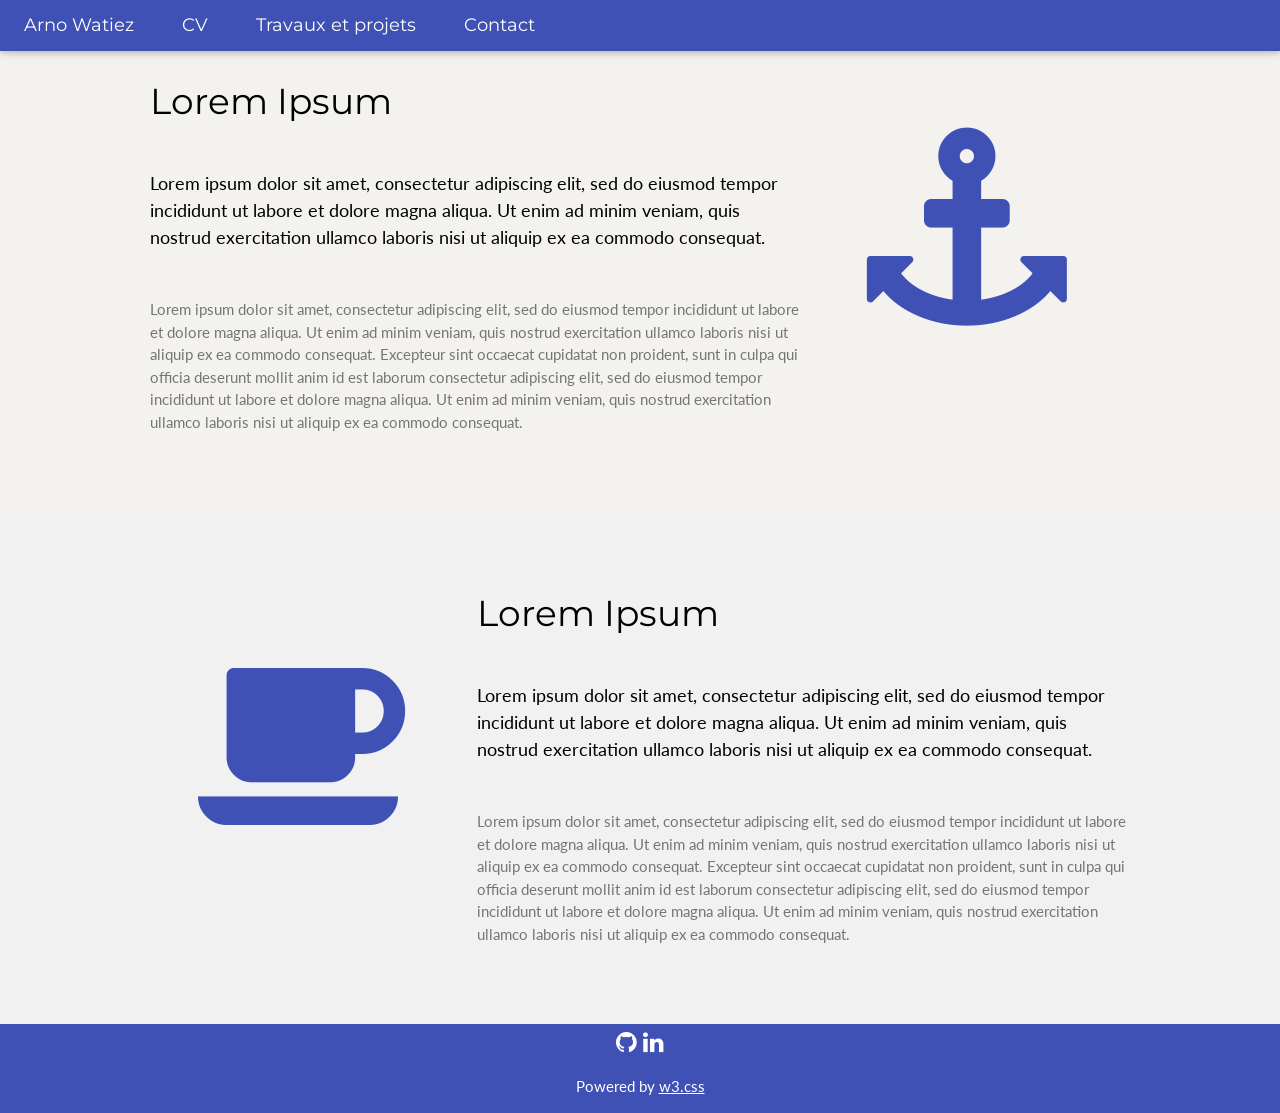
<file: index.html>
<!DOCTYPE html>
<html lang="en">
<title>Arno WATIEZ</title>
<meta charset="UTF-8">
<meta name="viewport" content="width=device-width, initial-scale=1">
<link rel="stylesheet" href="/css/global.css">
<link rel="stylesheet" href="https://www.w3schools.com/w3css/4/w3.css">
<link rel="stylesheet" href="https://fonts.googleapis.com/css?family=Lato">
<link rel="stylesheet" href="https://fonts.googleapis.com/css?family=Montserrat">
<link rel="stylesheet" href="https://cdnjs.cloudflare.com/ajax/libs/font-awesome/4.7.0/css/font-awesome.min.css">
<style>
body,h1,h2,h3,h4,h5,h6 {font-family: "Lato", sans-serif}
.w3-bar,h1,button {font-family: "Montserrat", sans-serif}
.fa-anchor,.fa-coffee {font-size:200px}
</style>
<body>

<!-- Navbar -->
<div class="w3-top">
  <div class="w3-bar w3-indigo w3-card w3-left-align w3-large">
    <a class="w3-bar-item w3-button w3-hide-medium w3-hide-large w3-right w3-padding-large w3-hover-white w3-large w3-indigo" href="javascript:void(0);" onclick="myFunction()" title="Toggle Navigation Menu"><i class="fa fa-bars"></i></a>
    <a href="/" class="w3-bar-item w3-button w3-hide-small w3-padding-large w3-hover-white">Arno Watiez</a>
    <a href="/cv" class="w3-bar-item w3-button w3-hide-small w3-padding-large w3-hover-white">CV</a>
    <a href="/projets" class="w3-bar-item w3-button w3-padding-large w3-hover-white">Travaux et projets</a>
    <a href="/contact" class="w3-bar-item w3-button w3-hide-small w3-padding-large w3-hover-white">Contact</a>
  </div>

  <!-- Navbar on small screens -->
  <div id="navDemo" class="w3-bar-block w3-white w3-hide w3-hide-large w3-hide-medium w3-large">
    <a href="/cv" class="w3-bar-item w3-button w3-padding-large">CV</a>
    <a href="/projets" class="w3-bar-item w3-button w3-padding-large">Travaux et projets</a>
    <a href="/contact" class="w3-bar-item w3-button w3-padding-large">Contact</a>
  </div>
</div>

<!-- First Grid -->
<div class="w3-row-padding w3-padding-64 w3-container">
  <div class="w3-content">
    <div class="w3-twothird">
      <h1>Lorem Ipsum</h1>
      <h5 class="w3-padding-32">Lorem ipsum dolor sit amet, consectetur adipiscing elit, sed do eiusmod tempor incididunt ut labore et dolore magna aliqua. Ut enim ad minim veniam, quis nostrud exercitation ullamco laboris nisi ut aliquip ex ea commodo consequat.</h5>

      <p class="w3-text-grey">Lorem ipsum dolor sit amet, consectetur adipiscing elit, sed do eiusmod tempor incididunt ut labore et dolore magna aliqua. Ut enim ad minim veniam, quis nostrud exercitation ullamco laboris nisi ut aliquip ex ea commodo consequat. Excepteur sint
        occaecat cupidatat non proident, sunt in culpa qui officia deserunt mollit anim id est laborum consectetur adipiscing elit, sed do eiusmod tempor incididunt ut labore et dolore magna aliqua. Ut enim ad minim veniam, quis nostrud exercitation ullamco
        laboris nisi ut aliquip ex ea commodo consequat.</p>
    </div>

    <div class="w3-third w3-center">
      <i class="fa fa-anchor w3-padding-64 w3-text-indigo"></i>
    </div>
  </div>
</div>

<!-- Second Grid -->
<div class="w3-row-padding w3-light-grey w3-padding-64 w3-container">
  <div class="w3-content">
    <div class="w3-third w3-center">
      <i class="fa fa-coffee w3-padding-64 w3-text-indigo w3-margin-right"></i>
    </div>

    <div class="w3-twothird">
      <h1>Lorem Ipsum</h1>
      <h5 class="w3-padding-32">Lorem ipsum dolor sit amet, consectetur adipiscing elit, sed do eiusmod tempor incididunt ut labore et dolore magna aliqua. Ut enim ad minim veniam, quis nostrud exercitation ullamco laboris nisi ut aliquip ex ea commodo consequat.</h5>

      <p class="w3-text-grey">Lorem ipsum dolor sit amet, consectetur adipiscing elit, sed do eiusmod tempor incididunt ut labore et dolore magna aliqua. Ut enim ad minim veniam, quis nostrud exercitation ullamco laboris nisi ut aliquip ex ea commodo consequat. Excepteur sint
        occaecat cupidatat non proident, sunt in culpa qui officia deserunt mollit anim id est laborum consectetur adipiscing elit, sed do eiusmod tempor incididunt ut labore et dolore magna aliqua. Ut enim ad minim veniam, quis nostrud exercitation ullamco
        laboris nisi ut aliquip ex ea commodo consequat.</p>
    </div>
  </div>
</div>

<!-- Footer -->
<footer class="w3-container w3-padding-2 w3-center w3-indigo">  
  <div class="w3-xlarge w3-padding-4">
    <a href="https://github.com/awatiez"><i class="fa fa-github w3-hover-opacity"></i></a>
    <a href="https://www.linkedin.com/in/arno-watiez-b4614b12b/"><i class="fa fa-linkedin w3-hover-opacity"></i></a>
 </div>
 <p>Powered by <a href="https://www.w3schools.com/w3css/default.asp" target="_blank">w3.css</a></p>
</footer>

<script>
// Used to toggle the menu on small screens when clicking on the menu button
function myFunction() {
  var x = document.getElementById("navDemo");
  if (x.className.indexOf("w3-show") == -1) {
    x.className += " w3-show";
  } else { 
    x.className = x.className.replace(" w3-show", "");
  }
}
</script>

</body>
</html>
</file>
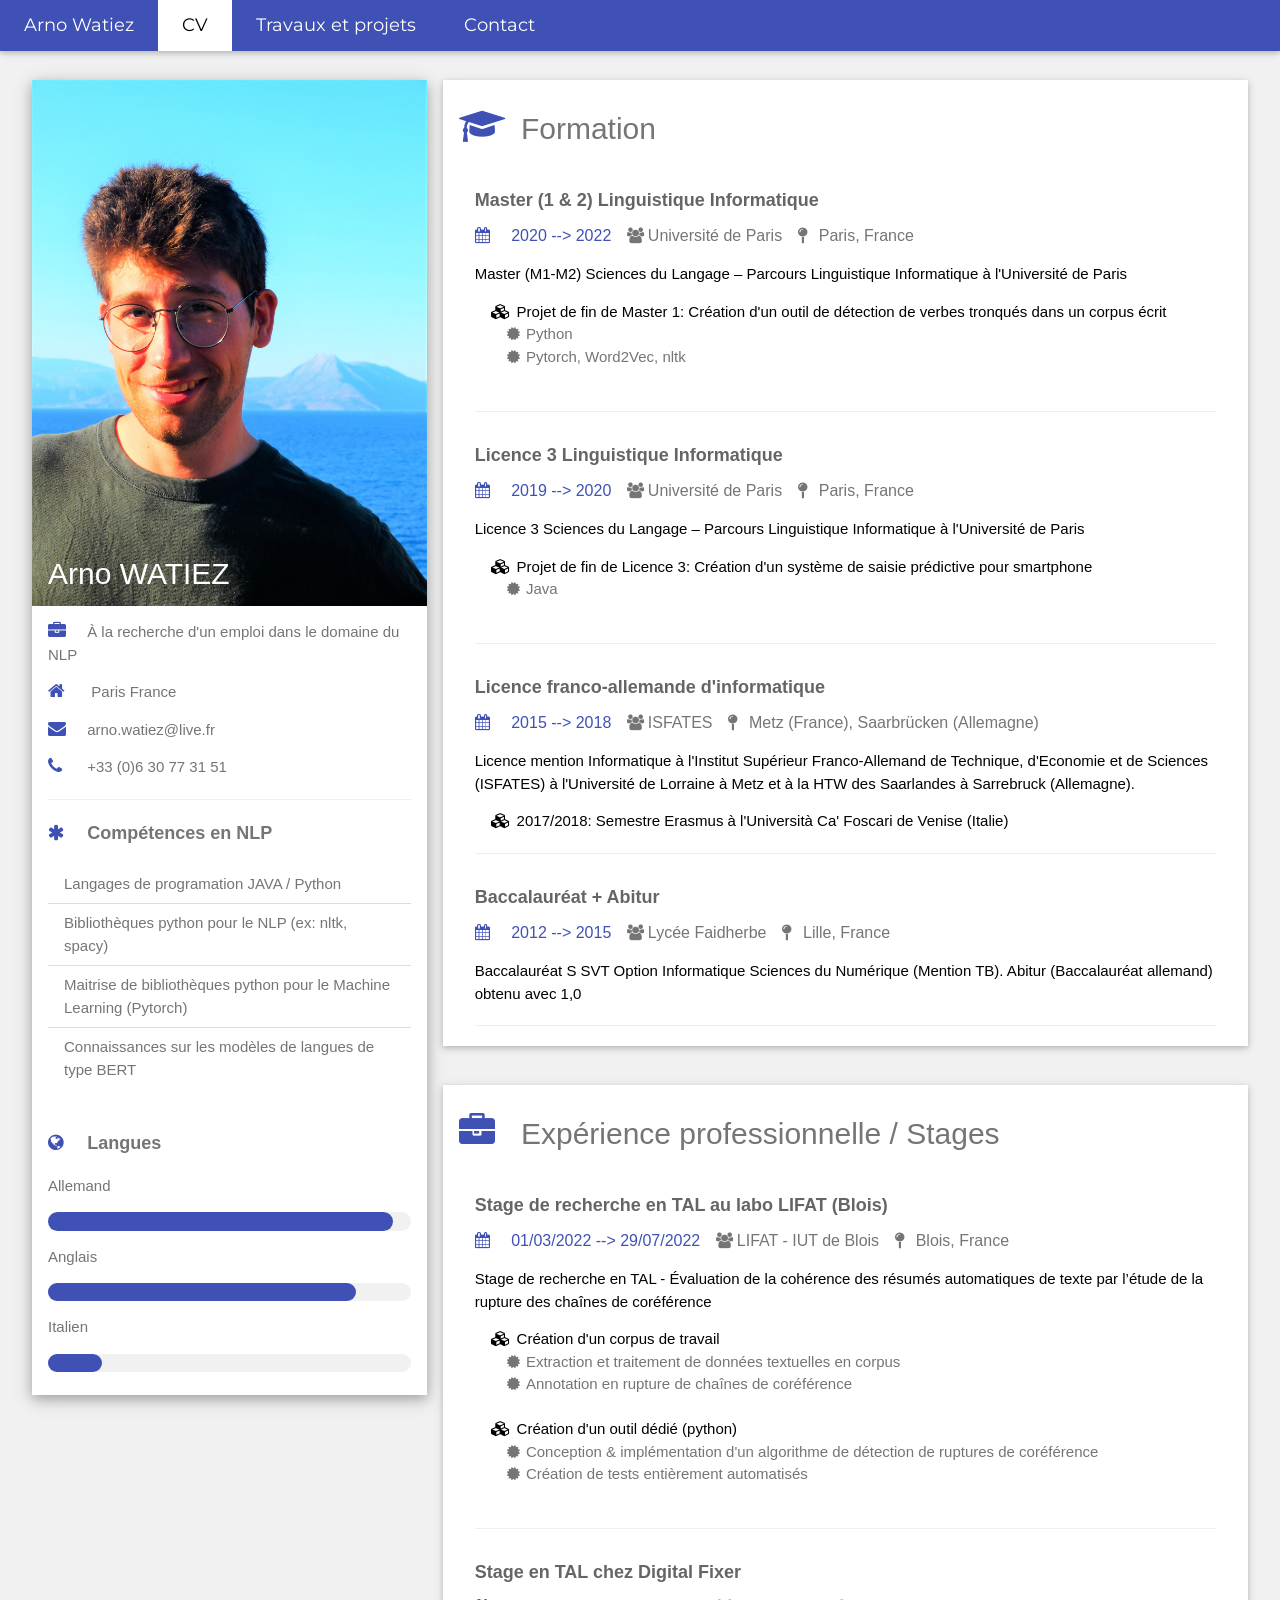
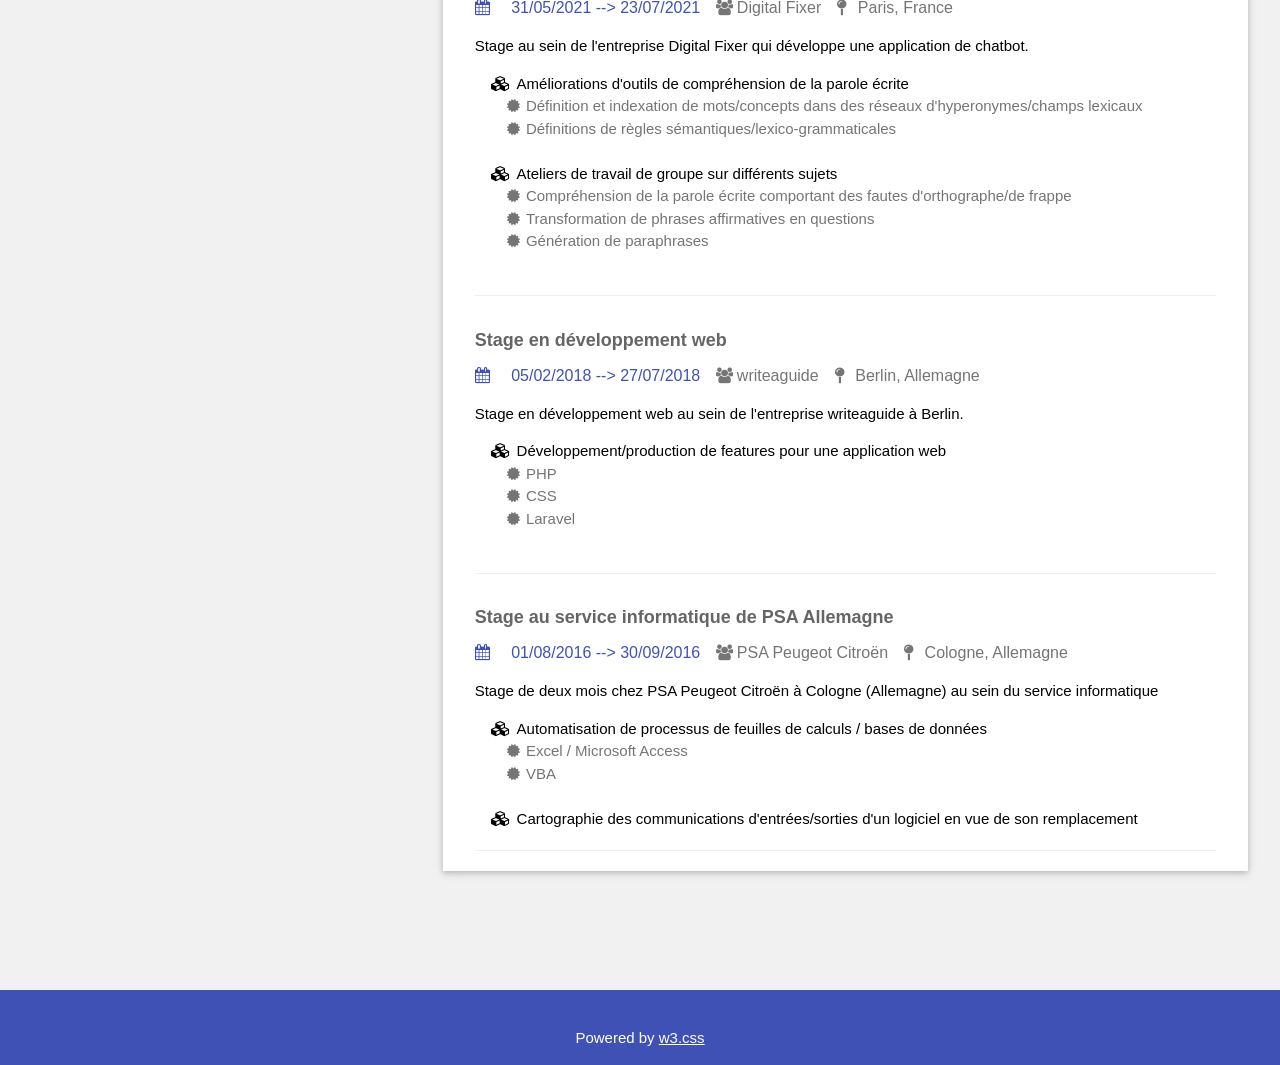
<file: cv/index.html>
<!DOCTYPE html>
<html xmlns="http://www.w3.org/1999/xhtml" xmlns:xlink="http://www.w3.org/1999/xlink"><head><title>Arno WATIEZ | CV</title><meta charset="UTF-8"/><meta name="viewport" content="width=device-width, initial-scale=1"/><link rel="stylesheet" href="https://www.w3schools.com/w3css/4/w3.css"/><link rel="stylesheet" href="https://fonts.googleapis.com/css?family=Lato"/><link rel="stylesheet" href="https://fonts.googleapis.com/css?family=Montserrat"/><link rel="stylesheet" href="https://cdnjs.cloudflare.com/ajax/libs/font-awesome/4.7.0/css/font-awesome.min.css"/><style>
				html,body,h1,h2,h3,h4,h5,h6 {font-family: "Roboto", sans-serif}
				.w3-bar,h1,button {font-family: "Montserrat", sans-serif}
				.fa-anchor,.fa-coffee {font-size:200px}
				</style></head><body class="w3-light-grey"><div class="w3-top"><div class="w3-bar w3-indigo w3-card w3-left-align w3-large"><a class="w3-bar-item w3-button w3-hide-medium w3-hide-large w3-right w3-padding-large w3-hover-white w3-large w3-indigo" href="javascript:void(0);" onclick="myFunction()" title="Toggle Navigation Menu"><i class="fa fa-bars"></i></a><a href="/" class="w3-bar-item w3-button w3-hide-small w3-padding-large w3-hover-white">Arno Watiez</a><a href="/cv" class="w3-bar-item w3-button w3-padding-large w3-white">CV</a><a href="/projets" class="w3-bar-item w3-button w3-hide-small w3-padding-large w3-hover-white">Travaux et projets</a><a href="/contact" class="w3-bar-item w3-button w3-hide-small w3-padding-large w3-hover-white">Contact</a></div><div id="navDemo" class="w3-bar-block w3-white w3-hide w3-hide-large w3-hide-medium w3-large"><a href="/" class="w3-bar-item w3-button w3-padding-large">Arno Watiez</a><a href="/projets" class="w3-bar-item w3-button w3-padding-large">Travaux et projets</a><a href="/contact" class="w3-bar-item w3-button w3-padding-large">Contact</a></div></div><div class="w3-row-padding w3-padding-64 w3-container"><div class="w3-content w3-margin-top" style="max-width:1400px;"><div class="w3-row-padding"><div class="w3-third"><div class="w3-white w3-text-grey w3-card-4"><div class="w3-display-container"><img src="../img/arno_cv.JPG" style="width:100%" alt="Avatar"/><div class="w3-display-bottomleft w3-container w3-text-white"><h2>Arno WATIEZ</h2></div></div><div class="w3-container"><p><i class="fa fa-briefcase fa-fw w3-margin-right w3-large w3-text-indigo"><span style="visibility:hidden">invisible</span></i>À la recherche d'un emploi dans le domaine du NLP</p><p><i class="fa fa-home fa-fw w3-margin-right w3-large w3-text-indigo"><span style="visibility:hidden">invisible</span></i>
            
			
            Paris
            France
        </p><p><i class="fa fa-envelope fa-fw w3-margin-right w3-large w3-text-indigo"><span style="visibility:hidden">invisible</span></i>arno.watiez@live.fr</p><p><i class="fa fa-phone fa-fw w3-margin-right w3-large w3-text-indigo"><span style="visibility:hidden">invisible</span></i>+33 (0)6 30 77 31 51</p><hr/><p class="w3-large"><b><i class="fa fa-asterisk fa-fw w3-margin-right w3-text-indigo"><span style="visibility:hidden">invisible</span></i>Compétences en NLP</b></p><ul class="w3-ul"><li>Langages de programation JAVA / Python</li><li>Bibliothèques python pour le NLP (ex: nltk, spacy)</li><li>Maitrise de bibliothèques python pour le Machine Learning (Pytorch)</li><li>Connaissances sur les modèles de langues de type BERT</li></ul><br/><p class="w3-large"><b><i class="fa fa-globe fa-fw w3-margin-right w3-text-indigo"><span style="visibility:hidden">invisible</span></i>Langues</b></p><p>Allemand</p><div class="w3-light-grey w3-round-xlarge w3-small"><div class="w3-container w3-center w3-round-xlarge w3-indigo" style="width:95%"><span style="visibility:hidden">invisible</span></div></div><p>Anglais</p><div class="w3-light-grey w3-round-xlarge w3-small"><div class="w3-container w3-center w3-round-xlarge w3-indigo" style="width:85%"><span style="visibility:hidden">invisible</span></div></div><p>Italien</p><div class="w3-light-grey w3-round-xlarge w3-small"><div class="w3-container w3-center w3-round-xlarge w3-indigo" style="width:15%"><span style="visibility:hidden">invisible</span></div></div><br/></div></div><br/></div><div class="w3-twothird"><div class="w3-container w3-card w3-white w3-margin-bottom"><h2 class="w3-text-grey w3-padding-16"><i class="fa fa-graduation-cap fa-fw w3-margin-right w3-xxlarge w3-text-indigo"><span style="visibility:hidden">invisible</span></i>Formation</h2><div class="w3-container"><h5 class="w3-opacity"><b>Master (1 &amp; 2) Linguistique Informatique</b></h5><h6><span class="w3-text-indigo"><i class="fa fa-calendar fa-fw w3-margin-right"><span style="visibility:hidden">invisible</span></i>2020<span> --&gt; </span>2022</span><span class="w3-text-grey"><i class="fa fa-users fa-fw w3-margin-left"><span style="visibility:hidden">invisible</span></i>Université de Paris</span><span class="w3-text-grey"><i class="fa fa-map-pin fa-fw w3-margin-left"><span style="visibility:hidden">invisible</span></i>Paris, France</span></h6><p>
					Master (M1-M2) Sciences du Langage – Parcours Linguistique Informatique à l'Université de Paris
				</p><i class="fa fa-cubes fa-fw w3-margin-left"><span style="visibility:hidden">invisible</span></i><span style="visibility:hidden">ii</span>Projet de fin de Master 1: Création d'un outil de détection de verbes tronqués dans un corpus écrit<div class="w3-text-grey w3-margin-left"><i class="fa fa-certificate fa-fw w3-margin-left"><span style="visibility:hidden">invisible</span></i>Python</div><div class="w3-text-grey w3-margin-left"><i class="fa fa-certificate fa-fw w3-margin-left"><span style="visibility:hidden">invisible</span></i>Pytorch, Word2Vec, nltk</div><br/><hr/></div><div class="w3-container"><h5 class="w3-opacity"><b>Licence 3 Linguistique Informatique</b></h5><h6><span class="w3-text-indigo"><i class="fa fa-calendar fa-fw w3-margin-right"><span style="visibility:hidden">invisible</span></i>2019<span> --&gt; </span>2020</span><span class="w3-text-grey"><i class="fa fa-users fa-fw w3-margin-left"><span style="visibility:hidden">invisible</span></i>Université de Paris</span><span class="w3-text-grey"><i class="fa fa-map-pin fa-fw w3-margin-left"><span style="visibility:hidden">invisible</span></i>Paris, France</span></h6><p>
					Licence 3 Sciences du Langage – Parcours Linguistique Informatique à l'Université de Paris
				</p><i class="fa fa-cubes fa-fw w3-margin-left"><span style="visibility:hidden">invisible</span></i><span style="visibility:hidden">ii</span>Projet de fin de Licence 3: Création d'un système de saisie prédictive pour smartphone<div class="w3-text-grey w3-margin-left"><i class="fa fa-certificate fa-fw w3-margin-left"><span style="visibility:hidden">invisible</span></i>Java</div><br/><hr/></div><div class="w3-container"><h5 class="w3-opacity"><b>Licence franco-allemande d'informatique</b></h5><h6><span class="w3-text-indigo"><i class="fa fa-calendar fa-fw w3-margin-right"><span style="visibility:hidden">invisible</span></i>2015<span> --&gt; </span>2018</span><span class="w3-text-grey"><i class="fa fa-users fa-fw w3-margin-left"><span style="visibility:hidden">invisible</span></i>ISFATES</span><span class="w3-text-grey"><i class="fa fa-map-pin fa-fw w3-margin-left"><span style="visibility:hidden">invisible</span></i>Metz (France), Saarbrücken (Allemagne)</span></h6><p>
					Licence mention Informatique à l'Institut Supérieur Franco-Allemand de Technique, d'Economie et de Sciences (ISFATES) 
					à l'Université de Lorraine à Metz et à la HTW des Saarlandes à Sarrebruck (Allemagne).
				</p><i class="fa fa-cubes fa-fw w3-margin-left"><span style="visibility:hidden">invisible</span></i><span style="visibility:hidden">ii</span>2017/2018: Semestre Erasmus à l'Università Ca' Foscari de Venise (Italie)<br/><hr/></div><div class="w3-container"><h5 class="w3-opacity"><b>Baccalauréat + Abitur</b></h5><h6><span class="w3-text-indigo"><i class="fa fa-calendar fa-fw w3-margin-right"><span style="visibility:hidden">invisible</span></i>2012<span> --&gt; </span>2015</span><span class="w3-text-grey"><i class="fa fa-users fa-fw w3-margin-left"><span style="visibility:hidden">invisible</span></i>Lycée Faidherbe</span><span class="w3-text-grey"><i class="fa fa-map-pin fa-fw w3-margin-left"><span style="visibility:hidden">invisible</span></i>Lille, France</span></h6><p>
					Baccalauréat S SVT Option Informatique Sciences du Numérique (Mention TB).
					Abitur (Baccalauréat allemand) obtenu avec 1,0
				</p><hr/></div></div><br/><div class="w3-container w3-card w3-white w3-margin-bottom"><h2 class="w3-text-grey w3-padding-16"><i class="fa fa-briefcase fa-fw w3-margin-right w3-xxlarge w3-text-indigo"><span style="visibility:hidden">invisible</span></i>Expérience professionnelle / Stages</h2><div class="w3-container"><h5 class="w3-opacity"><b>Stage de recherche en TAL au labo LIFAT (Blois)</b></h5><h6><span class="w3-text-indigo"><i class="fa fa-calendar fa-fw w3-margin-right"><span style="visibility:hidden">invisible</span></i>01/03/2022<span> --&gt; </span>29/07/2022</span><span class="w3-text-grey"><i class="fa fa-users fa-fw w3-margin-left"><span style="visibility:hidden">invisible</span></i>LIFAT - IUT de Blois</span><span class="w3-text-grey"><i class="fa fa-map-pin fa-fw w3-margin-left"><span style="visibility:hidden">invisible</span></i>Blois, France</span></h6><p>
					Stage de recherche en TAL - Évaluation de la cohérence des résumés automatiques de texte par l’étude de la rupture des chaînes de coréférence
				</p><i class="fa fa-cubes fa-fw w3-margin-left"><span style="visibility:hidden">invisible</span></i><span style="visibility:hidden">ii</span>Création d'un corpus de travail<div class="w3-text-grey w3-margin-left"><i class="fa fa-certificate fa-fw w3-margin-left"><span style="visibility:hidden">invisible</span></i>Extraction et traitement de données textuelles en corpus</div><div class="w3-text-grey w3-margin-left"><i class="fa fa-certificate fa-fw w3-margin-left"><span style="visibility:hidden">invisible</span></i>Annotation en rupture de chaînes de coréférence</div><br/><i class="fa fa-cubes fa-fw w3-margin-left"><span style="visibility:hidden">invisible</span></i><span style="visibility:hidden">ii</span>Création d'un outil dédié (python)<div class="w3-text-grey w3-margin-left"><i class="fa fa-certificate fa-fw w3-margin-left"><span style="visibility:hidden">invisible</span></i>Conception &amp; implémentation d'un algorithme de détection de ruptures de coréférence</div><div class="w3-text-grey w3-margin-left"><i class="fa fa-certificate fa-fw w3-margin-left"><span style="visibility:hidden">invisible</span></i>Création de tests entièrement automatisés</div><br/><hr/></div><div class="w3-container"><h5 class="w3-opacity"><b>Stage en TAL chez Digital Fixer</b></h5><h6><span class="w3-text-indigo"><i class="fa fa-calendar fa-fw w3-margin-right"><span style="visibility:hidden">invisible</span></i>31/05/2021<span> --&gt; </span>23/07/2021</span><span class="w3-text-grey"><i class="fa fa-users fa-fw w3-margin-left"><span style="visibility:hidden">invisible</span></i>Digital Fixer</span><span class="w3-text-grey"><i class="fa fa-map-pin fa-fw w3-margin-left"><span style="visibility:hidden">invisible</span></i>Paris, France</span></h6><p>
					Stage au sein de l'entreprise Digital Fixer qui développe une application de chatbot.
				</p><i class="fa fa-cubes fa-fw w3-margin-left"><span style="visibility:hidden">invisible</span></i><span style="visibility:hidden">ii</span>Améliorations d'outils de compréhension de la parole écrite<div class="w3-text-grey w3-margin-left"><i class="fa fa-certificate fa-fw w3-margin-left"><span style="visibility:hidden">invisible</span></i>Définition et indexation de mots/concepts dans des réseaux d'hyperonymes/champs lexicaux</div><div class="w3-text-grey w3-margin-left"><i class="fa fa-certificate fa-fw w3-margin-left"><span style="visibility:hidden">invisible</span></i>Définitions de règles sémantiques/lexico-grammaticales</div><br/><i class="fa fa-cubes fa-fw w3-margin-left"><span style="visibility:hidden">invisible</span></i><span style="visibility:hidden">ii</span>Ateliers de travail de groupe sur différents sujets<div class="w3-text-grey w3-margin-left"><i class="fa fa-certificate fa-fw w3-margin-left"><span style="visibility:hidden">invisible</span></i>Compréhension de la parole écrite comportant des fautes d'orthographe/de frappe</div><div class="w3-text-grey w3-margin-left"><i class="fa fa-certificate fa-fw w3-margin-left"><span style="visibility:hidden">invisible</span></i>Transformation de phrases affirmatives en questions</div><div class="w3-text-grey w3-margin-left"><i class="fa fa-certificate fa-fw w3-margin-left"><span style="visibility:hidden">invisible</span></i>Génération de paraphrases</div><br/><hr/></div><div class="w3-container"><h5 class="w3-opacity"><b>Stage en développement web</b></h5><h6><span class="w3-text-indigo"><i class="fa fa-calendar fa-fw w3-margin-right"><span style="visibility:hidden">invisible</span></i>05/02/2018<span> --&gt; </span>27/07/2018</span><span class="w3-text-grey"><i class="fa fa-users fa-fw w3-margin-left"><span style="visibility:hidden">invisible</span></i>writeaguide</span><span class="w3-text-grey"><i class="fa fa-map-pin fa-fw w3-margin-left"><span style="visibility:hidden">invisible</span></i>Berlin, Allemagne</span></h6><p>
					Stage en développement web au sein de l'entreprise writeaguide à Berlin. 
				</p><i class="fa fa-cubes fa-fw w3-margin-left"><span style="visibility:hidden">invisible</span></i><span style="visibility:hidden">ii</span>Développement/production de features pour une application web<div class="w3-text-grey w3-margin-left"><i class="fa fa-certificate fa-fw w3-margin-left"><span style="visibility:hidden">invisible</span></i>PHP</div><div class="w3-text-grey w3-margin-left"><i class="fa fa-certificate fa-fw w3-margin-left"><span style="visibility:hidden">invisible</span></i>CSS</div><div class="w3-text-grey w3-margin-left"><i class="fa fa-certificate fa-fw w3-margin-left"><span style="visibility:hidden">invisible</span></i>Laravel</div><br/><hr/></div><div class="w3-container"><h5 class="w3-opacity"><b>Stage au service informatique de PSA Allemagne</b></h5><h6><span class="w3-text-indigo"><i class="fa fa-calendar fa-fw w3-margin-right"><span style="visibility:hidden">invisible</span></i>01/08/2016<span> --&gt; </span>30/09/2016</span><span class="w3-text-grey"><i class="fa fa-users fa-fw w3-margin-left"><span style="visibility:hidden">invisible</span></i>PSA Peugeot Citroën</span><span class="w3-text-grey"><i class="fa fa-map-pin fa-fw w3-margin-left"><span style="visibility:hidden">invisible</span></i>Cologne, Allemagne</span></h6><p>
					Stage de deux mois chez PSA Peugeot Citroën à Cologne (Allemagne) au sein du service informatique 
				</p><i class="fa fa-cubes fa-fw w3-margin-left"><span style="visibility:hidden">invisible</span></i><span style="visibility:hidden">ii</span>Automatisation de processus de feuilles de calculs / bases de données<div class="w3-text-grey w3-margin-left"><i class="fa fa-certificate fa-fw w3-margin-left"><span style="visibility:hidden">invisible</span></i>Excel / Microsoft Access</div><div class="w3-text-grey w3-margin-left"><i class="fa fa-certificate fa-fw w3-margin-left"><span style="visibility:hidden">invisible</span></i>VBA</div><br/><i class="fa fa-cubes fa-fw w3-margin-left"><span style="visibility:hidden">invisible</span></i><span style="visibility:hidden">ii</span>Cartographie des communications d'entrées/sorties d'un logiciel en vue de son remplacement<br/><hr/></div></div><br/></div></div></div></div><footer class="w3-container w3-indigo w3-center w3-margin-top"><br/><p>Powered by <a href="https://www.w3schools.com/w3css/default.asp" target="_blank">w3.css</a></p></footer><script>
				// Used to toggle the menu on small screens when clicking on the menu button
				function myFunction() {
				  var x = document.getElementById("navDemo");
				  if (x.className.indexOf("w3-show") == -1) {
					x.className += " w3-show";
				  } else { 
					x.className = x.className.replace(" w3-show", "");
				  }
				}
				</script></body></html>
</file>
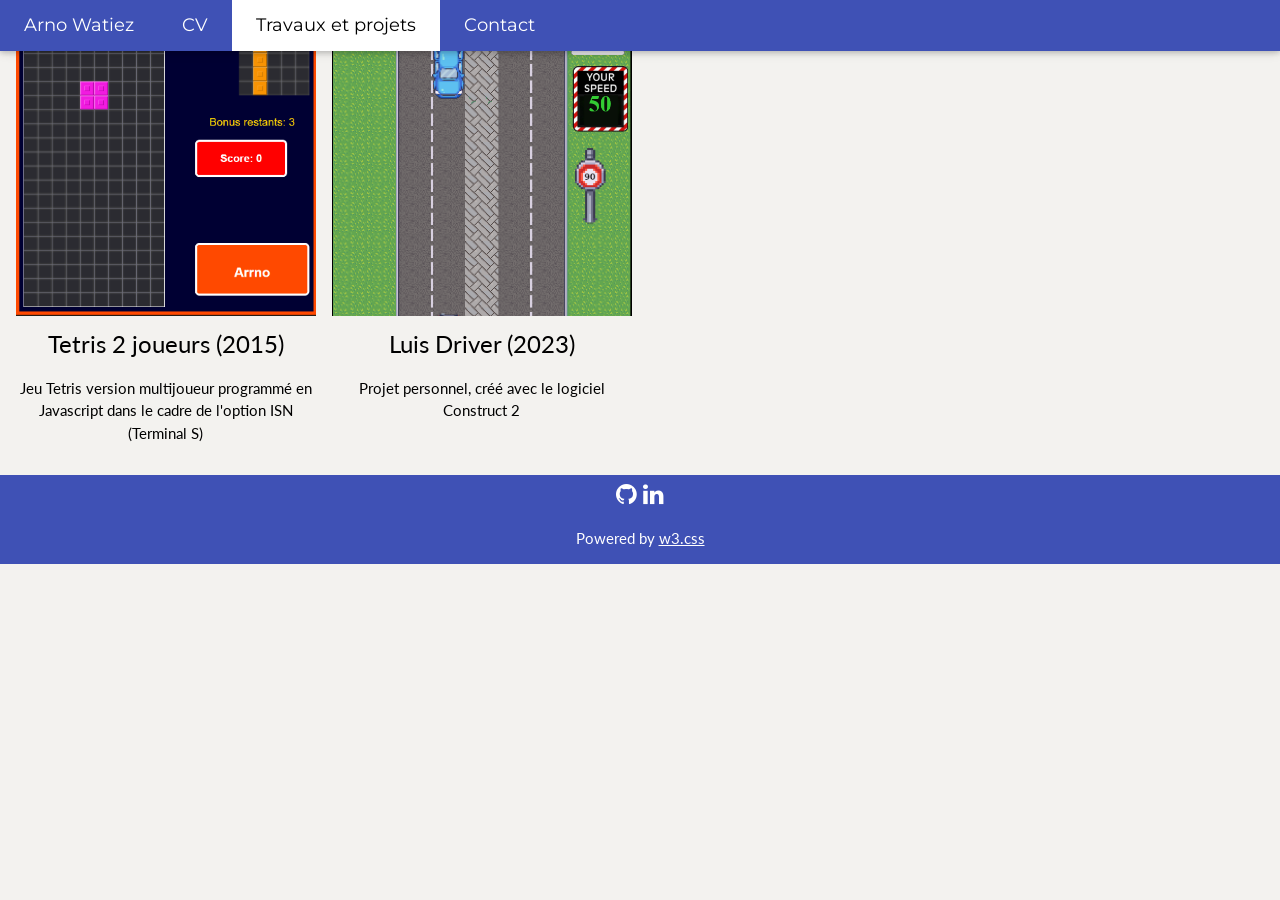
<file: projets/index.html>
<!DOCTYPE html>
<html lang="en">
<title>Projets | Arno WATIEZ</title>
<meta charset="UTF-8">
<meta name="viewport" content="width=device-width, initial-scale=1">
<link rel="stylesheet" href="/css/global.css">
<link rel="stylesheet" href="https://www.w3schools.com/w3css/4/w3.css">
<link rel="stylesheet" href="https://fonts.googleapis.com/css?family=Lato">
<link rel="stylesheet" href="https://fonts.googleapis.com/css?family=Montserrat">
<link rel="stylesheet" href="https://cdnjs.cloudflare.com/ajax/libs/font-awesome/4.7.0/css/font-awesome.min.css">
<style>
body,h1,h2,h3,h4,h5,h6 {font-family: "Lato", sans-serif}
.w3-bar,h1,button {font-family: "Montserrat", sans-serif}
.fa-anchor,.fa-coffee {font-size:200px}
</style>
<body>

<!-- Navbar -->
<div class="w3-top">
  <div class="w3-bar w3-indigo w3-card w3-left-align w3-large">
    <a class="w3-bar-item w3-button w3-hide-medium w3-hide-large w3-right w3-padding-large w3-hover-white w3-large w3-indigo" href="javascript:void(0);" onclick="myFunction()" title="Toggle Navigation Menu"><i class="fa fa-bars"></i></a>
    <a href="/" class="w3-bar-item w3-button w3-hide-small w3-padding-large w3-hover-white">Arno Watiez</a>
    <a href="/cv" class="w3-bar-item w3-button w3-hide-small w3-padding-large w3-hover-white">CV</a>
    <a href="/projets" class="w3-bar-item w3-button w3-padding-large w3-white">Travaux et projets</a>
    <a href="/contact" class="w3-bar-item w3-button w3-hide-small w3-padding-large w3-hover-white">Contact</a>
  </div>

  <!-- Navbar on small screens -->
  <div id="navDemo" class="w3-bar-block w3-white w3-hide w3-hide-large w3-hide-medium w3-large">
    <a href="/cv" class="w3-bar-item w3-button w3-padding-large">CV</a>
    <a href="/projets" class="w3-bar-item w3-button w3-padding-large">Travaux et projets</a>
    <a href="/contact" class="w3-bar-item w3-button w3-padding-large">Contact</a>
  </div>
</div>

<!-- First Grid -->
<div class="w3-row-padding w3-padding-16 w3-center" id="jeux">
    <div class="w3-quarter">
      <a href="/projets/jeux/tetris"><img class="img-projet" src="/img/tetris.png" alt="Tetris" style="width:100%"></a>
      <h3>Tetris 2 joueurs (2015)</h3>
      <p>Jeu Tetris version multijoueur programmé en Javascript dans le cadre de l'option ISN (Terminal S)</p>
    </div>
    <div class="w3-quarter">
      <a href="/projets/jeux/luisdriver"><img class="img-projet" src="/img/luisdriver.png" alt="LuisDriver" style="width:100%"></a>
      <h3>Luis Driver (2023)</h3>
      <p>Projet personnel, créé avec le logiciel Construct 2</p>
    </div>
  </div>

<!-- Footer -->
<footer class="w3-container w3-padding-2 w3-center w3-indigo">  
  <div class="w3-xlarge w3-padding-4">
    <a href="https://github.com/awatiez"><i class="fa fa-github w3-hover-opacity"></i></a>
    <a href="https://www.linkedin.com/in/arno-watiez-b4614b12b/"><i class="fa fa-linkedin w3-hover-opacity"></i></a>
 </div>
 <p>Powered by <a href="https://www.w3schools.com/w3css/default.asp" target="_blank">w3.css</a></p>
</footer>

<script>
// Used to toggle the menu on small screens when clicking on the menu button
function myFunction() {
  var x = document.getElementById("navDemo");
  if (x.className.indexOf("w3-show") == -1) {
    x.className += " w3-show";
  } else { 
    x.className = x.className.replace(" w3-show", "");
  }
}
</script>

</body>
</html>
</file>
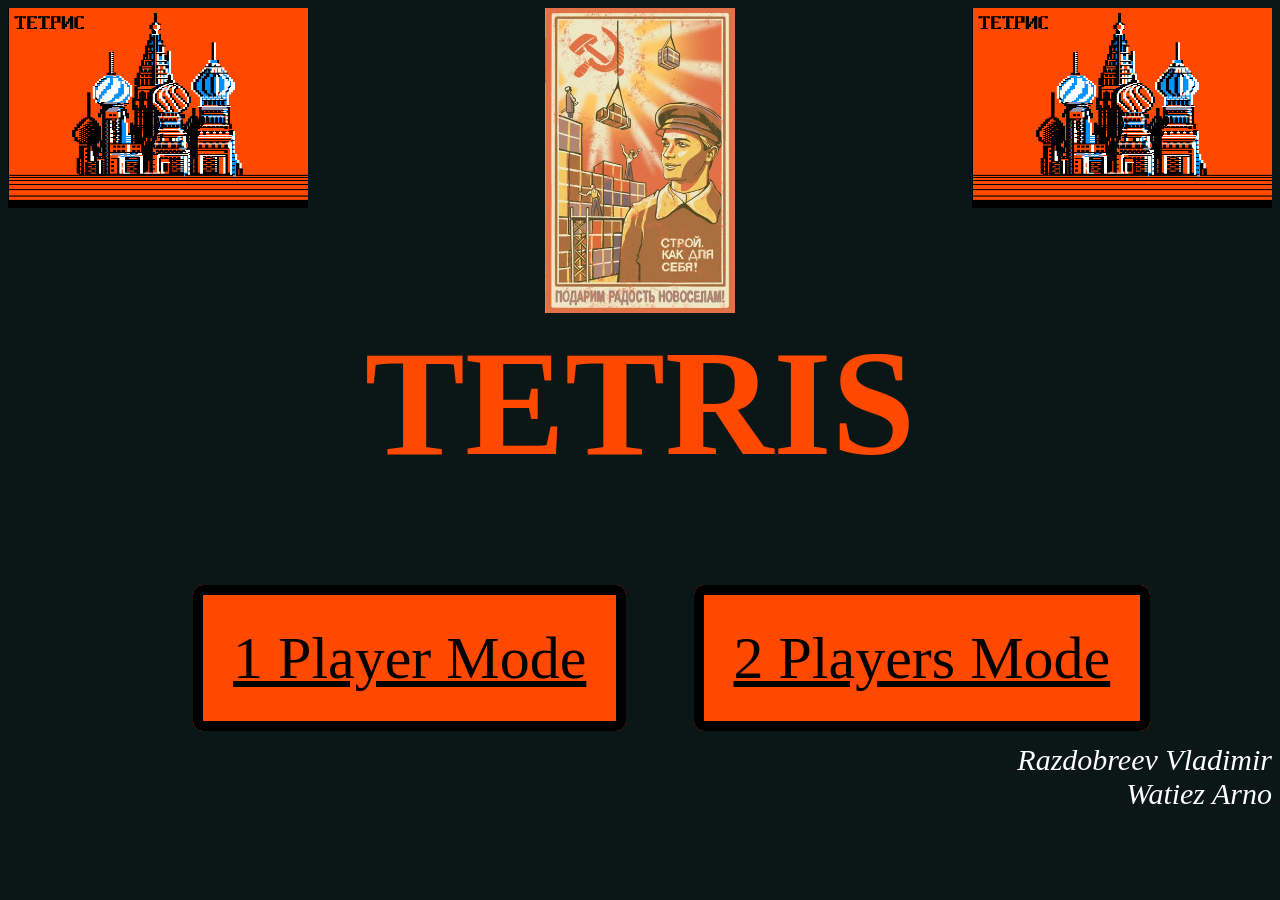
<file: tetris/index.html>
<!DOCTYPE HTML>
<meta http-equiv="content-type" content="text/html; charset=utf-8" />

<html>

<head>
    <link rel="stylesheet" type="text/css" href="style_index.css" />
    <title> Tetris - Index </title>
</head>

<body>



	<div>
	<img src="moskau_tetris.png" id="moskau_tetris" />
	<img src="moskau_tetris.png" id="moskau_tetris_droite" /> 
	<center> <img src="tetris.jpg" id="imgTetris" /> </center>
	 
	</div>
		
		
	<center> <h1> TETRIS </h1> </center>
		
		
	 </br> 
		
	<center>	<p><a id="1P" href="tetris.html">1 Player Mode</a>  <a id=" 2P" href="tetris42.html">2 Players Mode</a> </p> </center>

		<p id="names"> Razdobreev Vladimir </br>
					   Watiez Arno</p>
	
</body>

</html>
</file>
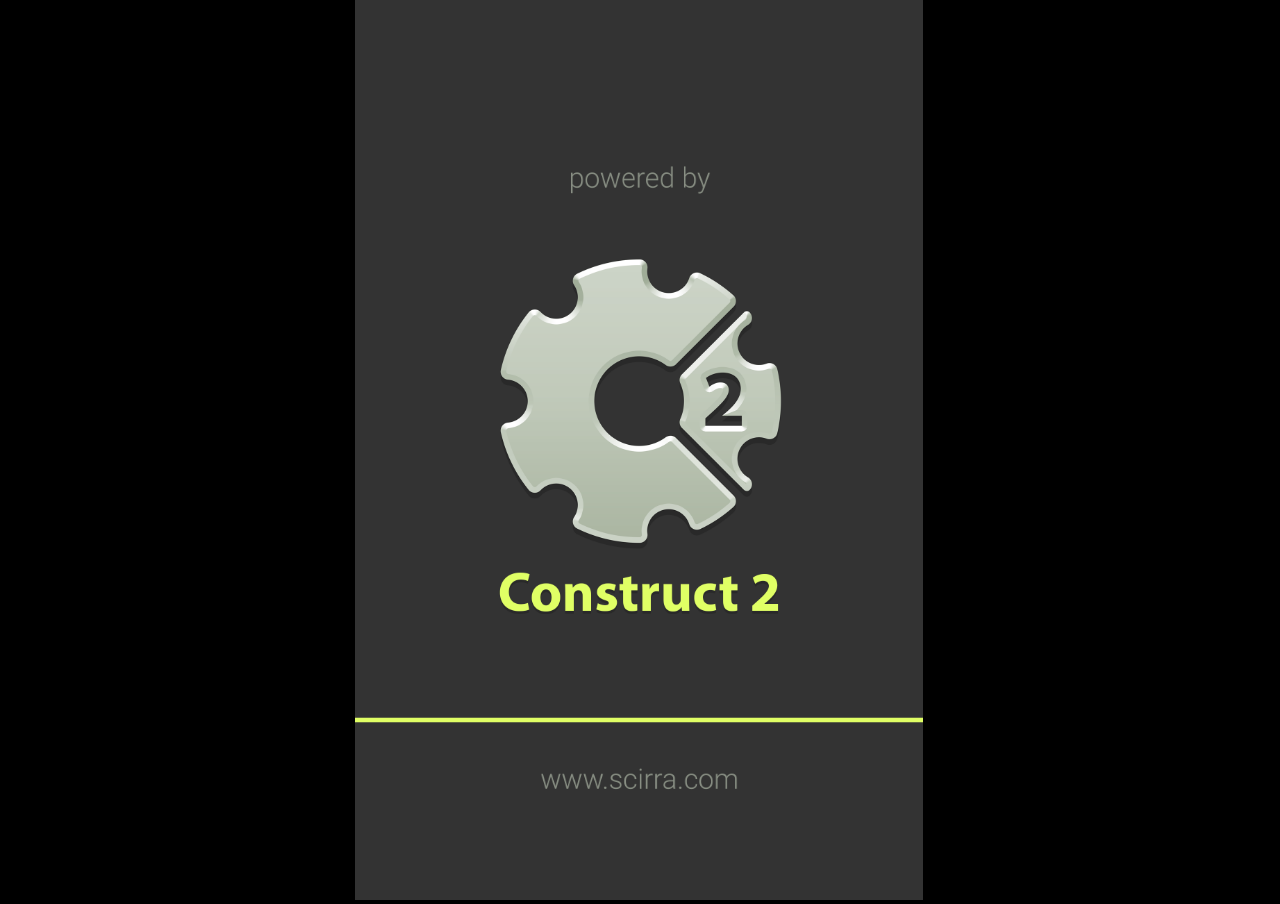
<file: projets/jeux/luisdriver/index.html>
﻿<!DOCTYPE html>
<html>
<head>
    <meta charset="UTF-8" />
	<meta http-equiv="X-UA-Compatible" content="IE=edge,chrome=1" />
	<title>Luis Driver</title>
	
	<!-- Standardised web app manifest -->
	<link rel="manifest" href="appmanifest.json" />
	
	<!-- Allow fullscreen mode on iOS devices. (These are Apple specific meta tags.) -->
	<meta name="viewport" content="width=device-width, initial-scale=1.0, maximum-scale=1.0, minimum-scale=1.0, user-scalable=no, minimal-ui" />
	<meta name="apple-mobile-web-app-capable" content="yes" />
	<meta name="apple-mobile-web-app-status-bar-style" content="black" />
	<link rel="apple-touch-icon" sizes="256x256" href="icon-256.png" />
	<meta name="HandheldFriendly" content="true" />
	
	<!-- Chrome for Android web app tags -->
	<meta name="mobile-web-app-capable" content="yes" />
	<link rel="shortcut icon" sizes="256x256" href="icon-256.png" />

    <!-- All margins and padding must be zero for the canvas to fill the screen. -->
	<style type="text/css">
		* {
			padding: 0;
			margin: 0;
		}
		html, body {
			background: #000;
			color: #fff;
			overflow: hidden;
			touch-action: none;
			-ms-touch-action: none;
		}
		canvas {
			touch-action-delay: none;
			touch-action: none;
			-ms-touch-action: none;
		}
    </style>
	

</head> 
 
<body> 
	<div id="fb-root"></div>
	
	<script>
	// Issue a warning if trying to preview an exported project on disk.
	(function(){
		// Check for running exported on file protocol
		if (window.location.protocol.substr(0, 4) === "file")
		{
			alert("Exported games won't work until you upload them. (When running on the file:/// protocol, browsers block many features from working for security reasons.)");
		}
	})();
	</script>
	
	<!-- The canvas must be inside a div called c2canvasdiv -->
	<div id="c2canvasdiv">
	
		<!-- The canvas the project will render to.  If you change its ID, don't forget to change the
		ID the runtime looks for in the jQuery events above (ready() and cr_sizeCanvas()). -->
		<canvas id="c2canvas" width="864" height="1368">
			<!-- This text is displayed if the visitor's browser does not support HTML5.
			You can change it, but it is a good idea to link to a description of a browser
			and provide some links to download some popular HTML5-compatible browsers. -->
			<h1>Your browser does not appear to support HTML5.  Try upgrading your browser to the latest version.  <a href="http://www.whatbrowser.org">What is a browser?</a>
			<br/><br/><a href="http://www.microsoft.com/windows/internet-explorer/default.aspx">Microsoft Internet Explorer</a><br/>
			<a href="http://www.mozilla.com/firefox/">Mozilla Firefox</a><br/>
			<a href="http://www.google.com/chrome/">Google Chrome</a><br/>
			<a href="http://www.apple.com/safari/download/">Apple Safari</a></h1>
		</canvas>
		
	</div>
	
	<!-- Pages load faster with scripts at the bottom -->
	
	<!-- Construct 2 exported games require jQuery. -->
	<script src="jquery-3.4.1.min.js"></script>


	
    <!-- The runtime script.  You can rename it, but don't forget to rename the reference here as well.
    This file will have been minified and obfuscated if you enabled "Minify script" during export. -->
	<script src="c2runtime.js"></script>

    <script>
		// Start the Construct 2 project running on window load.
		jQuery(document).ready(function ()
		{			
			// Create new runtime using the c2canvas
			cr_createRuntime("c2canvas");
		});
		
		// Pause and resume on page becoming visible/invisible
		function onVisibilityChanged() {
			if (document.hidden || document.mozHidden || document.webkitHidden || document.msHidden)
				cr_setSuspended(true);
			else
				cr_setSuspended(false);
		};
		
		document.addEventListener("visibilitychange", onVisibilityChanged, false);
		document.addEventListener("mozvisibilitychange", onVisibilityChanged, false);
		document.addEventListener("webkitvisibilitychange", onVisibilityChanged, false);
		document.addEventListener("msvisibilitychange", onVisibilityChanged, false);
		
		function OnRegisterSWError(e)
		{
			console.warn("Failed to register service worker: ", e);
		};
		
		// Runtime calls this global method when ready to start caching (i.e. after startup).
		// This registers the service worker which caches resources for offline support.
		window.C2_RegisterSW = function C2_RegisterSW()
		{
			if (!navigator.serviceWorker)
				return;		// no SW support, ignore call
			
			try {
				navigator.serviceWorker.register("sw.js", { scope: "./" })
				.then(function (reg)
				{
					console.log("Registered service worker on " + reg.scope);
				})
				.catch(OnRegisterSWError);
			}
			catch (e)
			{
				OnRegisterSWError(e);
			}
		};
    </script>
</body> 
</html>
</file>
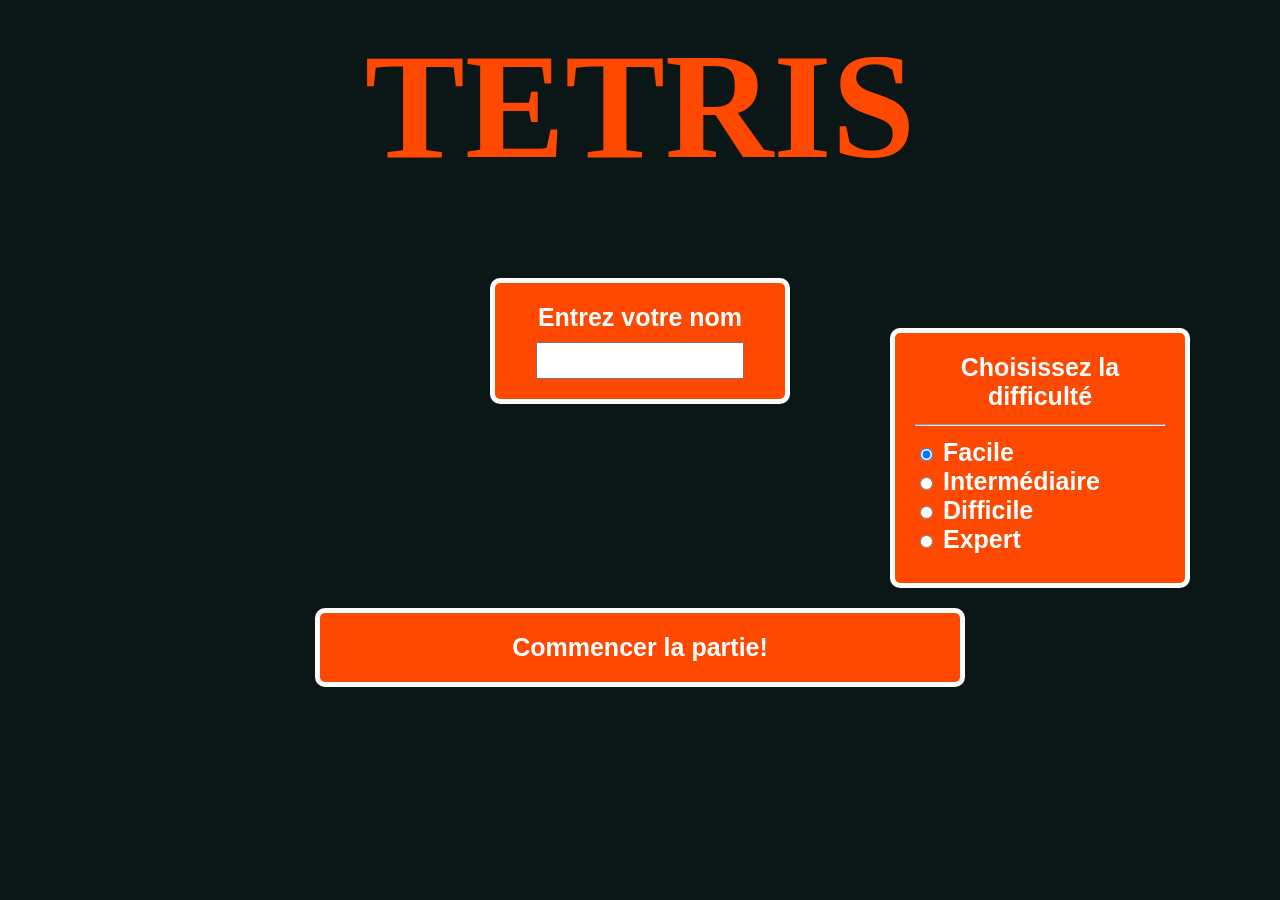
<file: tetris.html>
<!DOCTYPE HTML>
<meta http-equiv="content-type" content="text/html" charset="utf-8" />

<html>

<head>
    <link rel="stylesheet" type="text/css" href="style.css" />
    <title> Tetris </title>
</head>

<body>

<div id="tout">
		<center> <p id="theText">  <span id="Tetriis"> </span> </p> </center>
		
		<center> 
			<div id="jeu"> 
	 
				<canvas id="gameCanvas" width="320" height="640"> </canvas>
	  
				<div id="aside"> 
	
					<div><canvas id="pieceCanvas" width="160" height="160"> </canvas> </div> </br>
					<div id="thebonus"> <p>Bonus restants:  <span id="Bonus"> </span> </p> </div>
					<div class="score"> <p>Score: <span id="lines"> </span> </p> </div>
					<div class="nameJ" title="Cliquez pour connaître les touches" onClick=" touches()"><p> <span id="nameresult"> </span></p> </div>

				</div>
			</div>
			
		</center> 
	
	
</div> 	
	
	 <center> <div id="titre"> TETRIS </div>  </center> 
	
	</br></br>
	
	<center> 
		<div id="content">
			<div id="difficulte" >  Choisissez la difficulté <hr />
				<div align="left" ><form name="difficult">
					<input type="radio" name="dif" value="facile" id="facile" checked="checked" /> <label for="facile">Facile</label><br />
					<input type="radio" name="dif" value="intermediaire" id="intermediaire" /> <label for="intermediaire">Intermédiaire</label><br />
					<input type="radio" name="dif" value="difficile" id="difficile" /> <label for="difficile">Difficile</label><br />
					<input type="radio" name="dif" value="expert" id="expert" /> <label for="expert">Expert</label>
				</form></div>
			</div> 
			
			
			<center>
				<div id="pname">  Entrez votre nom</br> 	<input id="name"  type="text" value=""></input> </div> 
			</center>
		</div>
	   
			
		
	
	 
	 <center> <div id= "boutonStart" > Commencer la partie! </div> </center>
	</center>
	
	

	

<script type="text/javascript" src="js/pieces.js"></script>
<script type="text/javascript" src="js/BulkImageLoader.js"></script>


<script type="text/javascript" charset="iso-8859-1" src="Tetris.js"> </script>

	


	



</body>

</html>
</file>
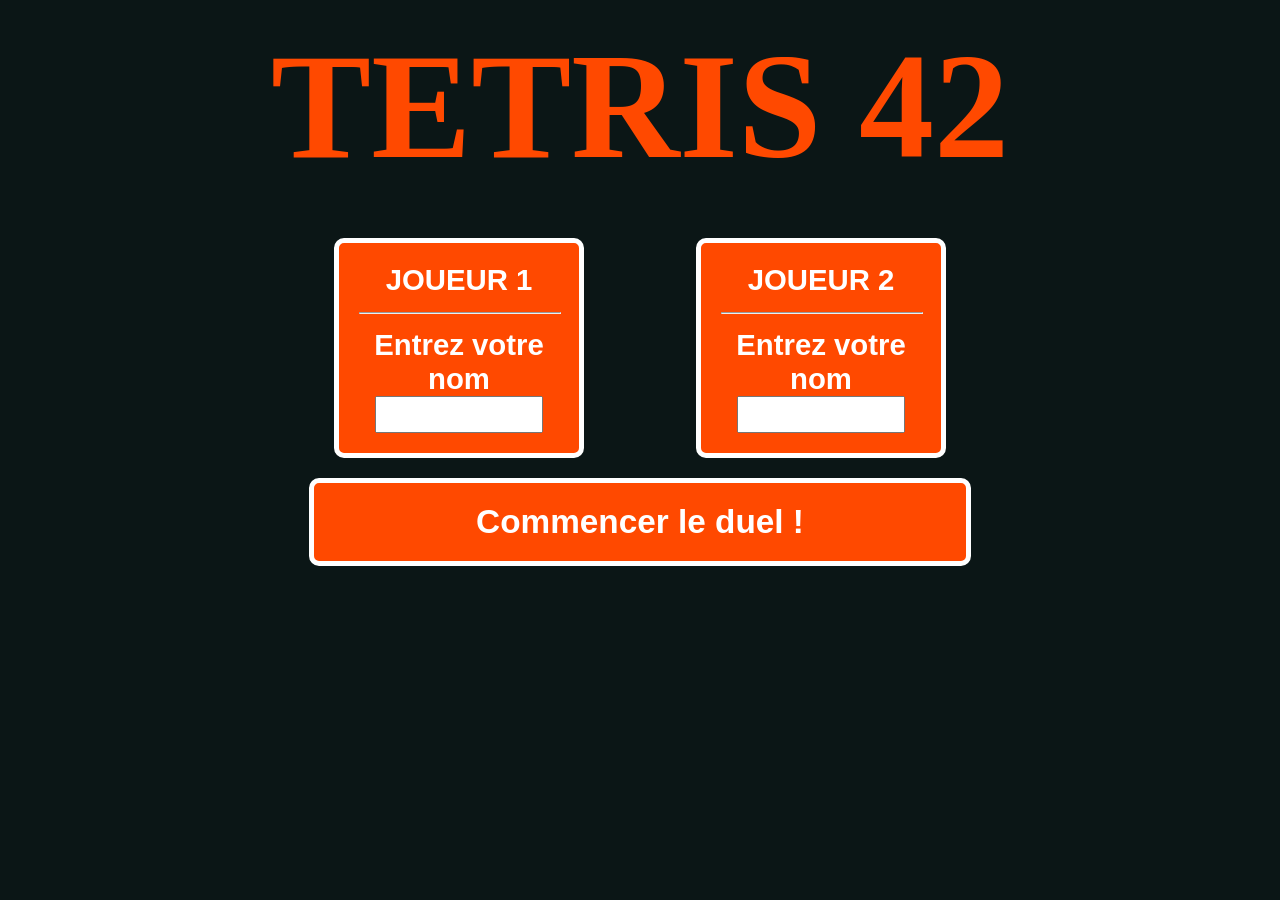
<file: tetris42.html>
<!DOCTYPE HTML>
<meta http-equiv="content-type" content="text/html" charset="utf-8" />

<html>

<head>
    <link rel="stylesheet" type="text/css" href="style42.css" />
    <title> Tetris 42 </title>
</head>

<body>

<center> <div id="titre">  TETRIS 42  </div> </center>

</br> </br> 

<div id="pname2"> JOUEUR 2 </br> <hr /> Entrez votre nom </br>	<input id="name2"  type="text" value=""></input> </div> 
	 
<div id="pname"> JOUEUR 1 </br> <hr /> Entrez votre nom</br>	<input id="name"  type="text" value=""></input> </div> 
	 
<center> <div id= "boutonStart" > Commencer le duel ! </div> </center>
	 
<center>
	<div id="tout" >
 
		<center> <p id="theText">  <span id="Tetriis"> </span> </p> </center>
		
		<center>	
			<div id="J1">
				
				<div id="aside1">
	
					<canvas id="pieceCanvas" width="160" height="160"> </canvas> </br> 
					<div id="thebonus1"> <p>Bonus restants:  <span id="Bonus1"> </span> </p> </div>
					<div class="score"> <p>Score: <span id="lines"> </span> </p> </div>
					<div class="nameJ" title="Cliquez pour connaître les touches" onClick=" touches1()"> <span id="nameresult"> </span> </div>

				</div>

				<canvas id="gameCanvas" width="320" height="640"> </canvas> </br>
	
			</div> 
		
		
			<div id="J2">
	
				<canvas id="gameCanvas2" width="320" height="640"> </canvas>
	  
				<div id="aside2"> 
	
					<div><canvas id="pieceCanvas2" width="160" height="160"> </canvas> </div> </br>
					<div id="thebonus2"> <p>Bonus restants:  <span id="Bonus2"> </span> </p> </div>
					<div class="score"> <p>Score: <span id="lines2"> </span> </p> </div>
					<div class="nameJ" title="Cliquez pour connaître les touches" onClick=" touches2()"> <span id="nameresult2"> </span> </div>

				</div>


			</div>

		</center>
	
	</div>
	
</center>


<script type="text/javascript" src="js/pieces.js"></script>
<script type="text/javascript" src="js/BulkImageLoader.js"></script>


<script type="text/javascript" charset="iso-8859-1" src="Tetris42.js"> </script>
	
</body>

</html>
</file>
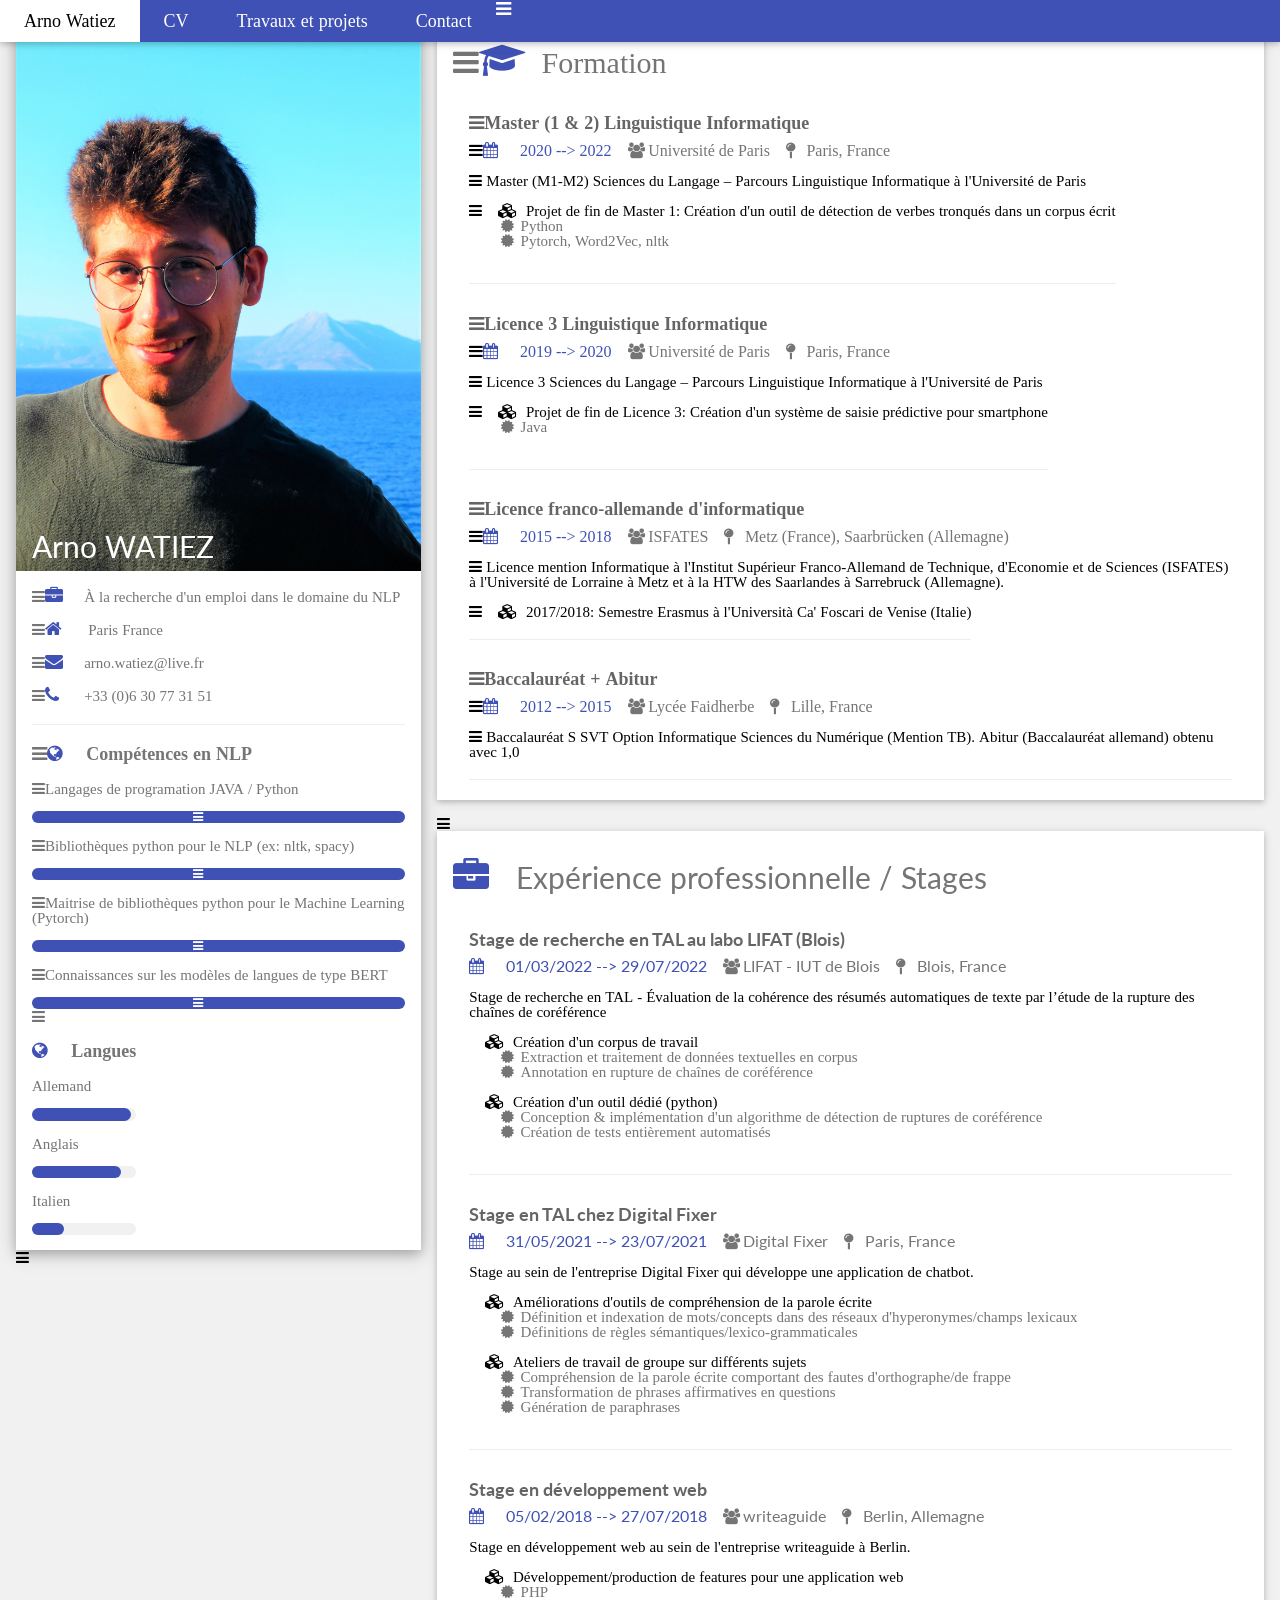
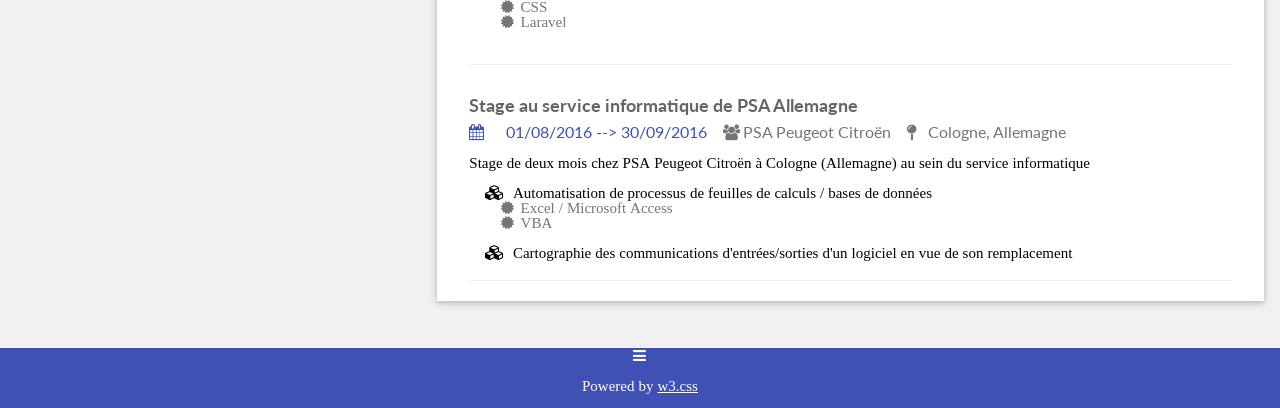
<file: cv/arno_watiez-curriculum_vitae.html>
<html xmlns="http://www.w3.org/1999/xhtml" xmlns:xlink="http://www.w3.org/1999/xlink"><head><title>Arno WATIEZ | CV</title><meta charset="UTF-8"/><meta name="viewport" content="width=device-width, initial-scale=1"/><link rel="stylesheet" href="https://www.w3schools.com/w3css/4/w3.css"/><link rel="stylesheet" href="https://fonts.googleapis.com/css?family=Lato"/><link rel="stylesheet" href="https://fonts.googleapis.com/css?family=Montserrat"/><link rel="stylesheet" href="https://cdnjs.cloudflare.com/ajax/libs/font-awesome/4.7.0/css/font-awesome.min.css"/><style>
				body,h1,h2,h3,h4,h5,h6 {font-family: "Lato", sans-serif}
				.w3-bar,h1,button {font-family: "Montserrat", sans-serif}
				.fa-anchor,.fa-coffee {font-size:200px}
				</style></head><body class="w3-light-grey"><div class="w3-top"><div class="w3-bar w3-indigo w3-card w3-left-align w3-large"><a class="w3-bar-item w3-button w3-hide-medium w3-hide-large w3-right w3-padding-large w3-hover-white w3-large w3-indigo" href="javascript:void(0);" onclick="myFunction()" title="Toggle Navigation Menu"><i class="fa fa-bars"/></a><a href="#" class="w3-bar-item w3-button w3-padding-large w3-white">Arno Watiez</a><a href="/cv/fr" class="w3-bar-item w3-button w3-hide-small w3-padding-large w3-hover-white">CV</a><a href="#" class="w3-bar-item w3-button w3-hide-small w3-padding-large w3-hover-white">Travaux et projets</a><a href="#" class="w3-bar-item w3-button w3-hide-small w3-padding-large w3-hover-white">Contact</a></div><div id="navDemo" class="w3-bar-block w3-white w3-hide w3-hide-large w3-hide-medium w3-large"><a href="/cv/fr" class="w3-bar-item w3-button w3-padding-large">CV</a><a href="#" class="w3-bar-item w3-button w3-padding-large">Travaux et projets</a><a href="#" class="w3-bar-item w3-button w3-padding-large">Contact</a></div></div><div class="w3-content w3-margin-top" style="max-width:1400px;"><div class="w3-row-padding"><div class="w3-third"><div class="w3-white w3-text-grey w3-card-4"><div class="w3-display-container"><img src="../../img/arno_cv.JPG" style="width:100%" alt="Avatar"/><div class="w3-display-bottomleft w3-container w3-text-white"><h2>Arno WATIEZ</h2></div></div><div class="w3-container"><p><i class="fa fa-briefcase fa-fw w3-margin-right w3-large w3-text-indigo"><span style="visibility:hidden">invisible</span></i>À la recherche d'un emploi dans le domaine du NLP</p><p><i class="fa fa-home fa-fw w3-margin-right w3-large w3-text-indigo"><span style="visibility:hidden">invisible</span></i>
            
			
            Paris
            France
        </p><p><i class="fa fa-envelope fa-fw w3-margin-right w3-large w3-text-indigo"><span style="visibility:hidden">invisible</span></i>arno.watiez@live.fr</p><p><i class="fa fa-phone fa-fw w3-margin-right w3-large w3-text-indigo"><span style="visibility:hidden">invisible</span></i>+33 (0)6 30 77 31 51</p><hr/><p class="w3-large"><b><i class="fa fa-globe fa-fw w3-margin-right w3-text-indigo"><span style="visibility:hidden">invisible</span></i>Compétences en NLP</b></p><p>Langages de programation JAVA / Python</p><div class="w3-light-grey w3-round-xlarge w3-small"><div class="w3-container w3-center w3-round-xlarge w3-indigo" style="width:%"><span style="visibility:hidden">invisible</span></div></div><p>Bibliothèques python pour le NLP (ex: nltk, spacy)</p><div class="w3-light-grey w3-round-xlarge w3-small"><div class="w3-container w3-center w3-round-xlarge w3-indigo" style="width:%"><span style="visibility:hidden">invisible</span></div></div><p>Maitrise de bibliothèques python pour le Machine Learning (Pytorch)</p><div class="w3-light-grey w3-round-xlarge w3-small"><div class="w3-container w3-center w3-round-xlarge w3-indigo" style="width:%"><span style="visibility:hidden">invisible</span></div></div><p>Connaissances sur les modèles de langues de type BERT</p><div class="w3-light-grey w3-round-xlarge w3-small"><div class="w3-container w3-center w3-round-xlarge w3-indigo" style="width:%"><span style="visibility:hidden">invisible</span></div></div><br/><p class="w3-large"><b><i class="fa fa-globe fa-fw w3-margin-right w3-text-indigo"><span style="visibility:hidden">invisible</span></i>Langues</b></p><p>Allemand</p><div class="w3-light-grey w3-round-xlarge w3-small"><div class="w3-container w3-center w3-round-xlarge w3-indigo" style="width:95%"><span style="visibility:hidden">invisible</span></div></div><p>Anglais</p><div class="w3-light-grey w3-round-xlarge w3-small"><div class="w3-container w3-center w3-round-xlarge w3-indigo" style="width:85%"><span style="visibility:hidden">invisible</span></div></div><p>Italien</p><div class="w3-light-grey w3-round-xlarge w3-small"><div class="w3-container w3-center w3-round-xlarge w3-indigo" style="width:15%"><span style="visibility:hidden">invisible</span></div></div><br/></div></div><br/></div><div class="w3-twothird"><div class="w3-container w3-card w3-white w3-margin-bottom"><h2 class="w3-text-grey w3-padding-16"><i class="fa fa-graduation-cap fa-fw w3-margin-right w3-xxlarge w3-text-indigo"><span style="visibility:hidden">invisible</span></i>Formation</h2><div class="w3-container"><h5 class="w3-opacity"><b>Master (1 &amp; 2) Linguistique Informatique</b></h5><h6><span class="w3-text-indigo"><i class="fa fa-calendar fa-fw w3-margin-right"><span style="visibility:hidden">invisible</span></i>2020<span> --&gt; </span>2022</span><span class="w3-text-grey"><i class="fa fa-users fa-fw w3-margin-left"><span style="visibility:hidden">invisible</span></i>Université de Paris</span><span class="w3-text-grey"><i class="fa fa-map-pin fa-fw w3-margin-left"><span style="visibility:hidden">invisible</span></i>Paris, France</span></h6><p>
					Master (M1-M2) Sciences du Langage – Parcours Linguistique Informatique à l'Université de Paris
				</p><i class="fa fa-cubes fa-fw w3-margin-left"><span style="visibility:hidden">invisible</span></i><span style="visibility:hidden">ii</span>Projet de fin de Master 1: Création d'un outil de détection de verbes tronqués dans un corpus écrit<div class="w3-text-grey w3-margin-left"><i class="fa fa-certificate fa-fw w3-margin-left"><span style="visibility:hidden">invisible</span></i>Python</div><div class="w3-text-grey w3-margin-left"><i class="fa fa-certificate fa-fw w3-margin-left"><span style="visibility:hidden">invisible</span></i>Pytorch, Word2Vec, nltk</div><br/><hr/></div><div class="w3-container"><h5 class="w3-opacity"><b>Licence 3 Linguistique Informatique</b></h5><h6><span class="w3-text-indigo"><i class="fa fa-calendar fa-fw w3-margin-right"><span style="visibility:hidden">invisible</span></i>2019<span> --&gt; </span>2020</span><span class="w3-text-grey"><i class="fa fa-users fa-fw w3-margin-left"><span style="visibility:hidden">invisible</span></i>Université de Paris</span><span class="w3-text-grey"><i class="fa fa-map-pin fa-fw w3-margin-left"><span style="visibility:hidden">invisible</span></i>Paris, France</span></h6><p>
					Licence 3 Sciences du Langage – Parcours Linguistique Informatique à l'Université de Paris
				</p><i class="fa fa-cubes fa-fw w3-margin-left"><span style="visibility:hidden">invisible</span></i><span style="visibility:hidden">ii</span>Projet de fin de Licence 3: Création d'un système de saisie prédictive pour smartphone<div class="w3-text-grey w3-margin-left"><i class="fa fa-certificate fa-fw w3-margin-left"><span style="visibility:hidden">invisible</span></i>Java</div><br/><hr/></div><div class="w3-container"><h5 class="w3-opacity"><b>Licence franco-allemande d'informatique</b></h5><h6><span class="w3-text-indigo"><i class="fa fa-calendar fa-fw w3-margin-right"><span style="visibility:hidden">invisible</span></i>2015<span> --&gt; </span>2018</span><span class="w3-text-grey"><i class="fa fa-users fa-fw w3-margin-left"><span style="visibility:hidden">invisible</span></i>ISFATES</span><span class="w3-text-grey"><i class="fa fa-map-pin fa-fw w3-margin-left"><span style="visibility:hidden">invisible</span></i>Metz (France), Saarbrücken (Allemagne)</span></h6><p>
					Licence mention Informatique à l'Institut Supérieur Franco-Allemand de Technique, d'Economie et de Sciences (ISFATES) 
					à l'Université de Lorraine à Metz et à la HTW des Saarlandes à Sarrebruck (Allemagne).
				</p><i class="fa fa-cubes fa-fw w3-margin-left"><span style="visibility:hidden">invisible</span></i><span style="visibility:hidden">ii</span>2017/2018: Semestre Erasmus à l'Università Ca' Foscari de Venise (Italie)<br/><hr/></div><div class="w3-container"><h5 class="w3-opacity"><b>Baccalauréat + Abitur</b></h5><h6><span class="w3-text-indigo"><i class="fa fa-calendar fa-fw w3-margin-right"><span style="visibility:hidden">invisible</span></i>2012<span> --&gt; </span>2015</span><span class="w3-text-grey"><i class="fa fa-users fa-fw w3-margin-left"><span style="visibility:hidden">invisible</span></i>Lycée Faidherbe</span><span class="w3-text-grey"><i class="fa fa-map-pin fa-fw w3-margin-left"><span style="visibility:hidden">invisible</span></i>Lille, France</span></h6><p>
					Baccalauréat S SVT Option Informatique Sciences du Numérique (Mention TB).
					Abitur (Baccalauréat allemand) obtenu avec 1,0
				</p><hr/></div></div><br/><div class="w3-container w3-card w3-white w3-margin-bottom"><h2 class="w3-text-grey w3-padding-16"><i class="fa fa-briefcase fa-fw w3-margin-right w3-xxlarge w3-text-indigo"><span style="visibility:hidden">invisible</span></i>Expérience professionnelle / Stages</h2><div class="w3-container"><h5 class="w3-opacity"><b>Stage de recherche en TAL au labo LIFAT (Blois)</b></h5><h6><span class="w3-text-indigo"><i class="fa fa-calendar fa-fw w3-margin-right"><span style="visibility:hidden">invisible</span></i>01/03/2022<span> --&gt; </span>29/07/2022</span><span class="w3-text-grey"><i class="fa fa-users fa-fw w3-margin-left"><span style="visibility:hidden">invisible</span></i>LIFAT - IUT de Blois</span><span class="w3-text-grey"><i class="fa fa-map-pin fa-fw w3-margin-left"><span style="visibility:hidden">invisible</span></i>Blois, France</span></h6><p>
					Stage de recherche en TAL - Évaluation de la cohérence des résumés automatiques de texte par l’étude de la rupture des chaînes de coréférence
				</p><i class="fa fa-cubes fa-fw w3-margin-left"><span style="visibility:hidden">invisible</span></i><span style="visibility:hidden">ii</span>Création d'un corpus de travail<div class="w3-text-grey w3-margin-left"><i class="fa fa-certificate fa-fw w3-margin-left"><span style="visibility:hidden">invisible</span></i>Extraction et traitement de données textuelles en corpus</div><div class="w3-text-grey w3-margin-left"><i class="fa fa-certificate fa-fw w3-margin-left"><span style="visibility:hidden">invisible</span></i>Annotation en rupture de chaînes de coréférence</div><br/><i class="fa fa-cubes fa-fw w3-margin-left"><span style="visibility:hidden">invisible</span></i><span style="visibility:hidden">ii</span>Création d'un outil dédié (python)<div class="w3-text-grey w3-margin-left"><i class="fa fa-certificate fa-fw w3-margin-left"><span style="visibility:hidden">invisible</span></i>Conception &amp; implémentation d'un algorithme de détection de ruptures de coréférence</div><div class="w3-text-grey w3-margin-left"><i class="fa fa-certificate fa-fw w3-margin-left"><span style="visibility:hidden">invisible</span></i>Création de tests entièrement automatisés</div><br/><hr/></div><div class="w3-container"><h5 class="w3-opacity"><b>Stage en TAL chez Digital Fixer</b></h5><h6><span class="w3-text-indigo"><i class="fa fa-calendar fa-fw w3-margin-right"><span style="visibility:hidden">invisible</span></i>31/05/2021<span> --&gt; </span>23/07/2021</span><span class="w3-text-grey"><i class="fa fa-users fa-fw w3-margin-left"><span style="visibility:hidden">invisible</span></i>Digital Fixer</span><span class="w3-text-grey"><i class="fa fa-map-pin fa-fw w3-margin-left"><span style="visibility:hidden">invisible</span></i>Paris, France</span></h6><p>
					Stage au sein de l'entreprise Digital Fixer qui développe une application de chatbot.
				</p><i class="fa fa-cubes fa-fw w3-margin-left"><span style="visibility:hidden">invisible</span></i><span style="visibility:hidden">ii</span>Améliorations d'outils de compréhension de la parole écrite<div class="w3-text-grey w3-margin-left"><i class="fa fa-certificate fa-fw w3-margin-left"><span style="visibility:hidden">invisible</span></i>Définition et indexation de mots/concepts dans des réseaux d'hyperonymes/champs lexicaux</div><div class="w3-text-grey w3-margin-left"><i class="fa fa-certificate fa-fw w3-margin-left"><span style="visibility:hidden">invisible</span></i>Définitions de règles sémantiques/lexico-grammaticales</div><br/><i class="fa fa-cubes fa-fw w3-margin-left"><span style="visibility:hidden">invisible</span></i><span style="visibility:hidden">ii</span>Ateliers de travail de groupe sur différents sujets<div class="w3-text-grey w3-margin-left"><i class="fa fa-certificate fa-fw w3-margin-left"><span style="visibility:hidden">invisible</span></i>Compréhension de la parole écrite comportant des fautes d'orthographe/de frappe</div><div class="w3-text-grey w3-margin-left"><i class="fa fa-certificate fa-fw w3-margin-left"><span style="visibility:hidden">invisible</span></i>Transformation de phrases affirmatives en questions</div><div class="w3-text-grey w3-margin-left"><i class="fa fa-certificate fa-fw w3-margin-left"><span style="visibility:hidden">invisible</span></i>Génération de paraphrases</div><br/><hr/></div><div class="w3-container"><h5 class="w3-opacity"><b>Stage en développement web</b></h5><h6><span class="w3-text-indigo"><i class="fa fa-calendar fa-fw w3-margin-right"><span style="visibility:hidden">invisible</span></i>05/02/2018<span> --&gt; </span>27/07/2018</span><span class="w3-text-grey"><i class="fa fa-users fa-fw w3-margin-left"><span style="visibility:hidden">invisible</span></i>writeaguide</span><span class="w3-text-grey"><i class="fa fa-map-pin fa-fw w3-margin-left"><span style="visibility:hidden">invisible</span></i>Berlin, Allemagne</span></h6><p>
					Stage en développement web au sein de l'entreprise writeaguide à Berlin. 
				</p><i class="fa fa-cubes fa-fw w3-margin-left"><span style="visibility:hidden">invisible</span></i><span style="visibility:hidden">ii</span>Développement/production de features pour une application web<div class="w3-text-grey w3-margin-left"><i class="fa fa-certificate fa-fw w3-margin-left"><span style="visibility:hidden">invisible</span></i>PHP</div><div class="w3-text-grey w3-margin-left"><i class="fa fa-certificate fa-fw w3-margin-left"><span style="visibility:hidden">invisible</span></i>CSS</div><div class="w3-text-grey w3-margin-left"><i class="fa fa-certificate fa-fw w3-margin-left"><span style="visibility:hidden">invisible</span></i>Laravel</div><br/><hr/></div><div class="w3-container"><h5 class="w3-opacity"><b>Stage au service informatique de PSA Allemagne</b></h5><h6><span class="w3-text-indigo"><i class="fa fa-calendar fa-fw w3-margin-right"><span style="visibility:hidden">invisible</span></i>01/08/2016<span> --&gt; </span>30/09/2016</span><span class="w3-text-grey"><i class="fa fa-users fa-fw w3-margin-left"><span style="visibility:hidden">invisible</span></i>PSA Peugeot Citroën</span><span class="w3-text-grey"><i class="fa fa-map-pin fa-fw w3-margin-left"><span style="visibility:hidden">invisible</span></i>Cologne, Allemagne</span></h6><p>
					Stage de deux mois chez PSA Peugeot Citroën à Cologne (Allemagne) au sein du service informatique 
				</p><i class="fa fa-cubes fa-fw w3-margin-left"><span style="visibility:hidden">invisible</span></i><span style="visibility:hidden">ii</span>Automatisation de processus de feuilles de calculs / bases de données<div class="w3-text-grey w3-margin-left"><i class="fa fa-certificate fa-fw w3-margin-left"><span style="visibility:hidden">invisible</span></i>Excel / Microsoft Access</div><div class="w3-text-grey w3-margin-left"><i class="fa fa-certificate fa-fw w3-margin-left"><span style="visibility:hidden">invisible</span></i>VBA</div><br/><i class="fa fa-cubes fa-fw w3-margin-left"><span style="visibility:hidden">invisible</span></i><span style="visibility:hidden">ii</span>Cartographie des communications d'entrées/sorties d'un logiciel en vue de son remplacement<br/><hr/></div></div><br/></div></div></div><footer class="w3-container w3-indigo w3-center w3-margin-top"><br/><p>Powered by <a href="https://www.w3schools.com/w3css/default.asp" target="_blank">w3.css</a></p></footer></body></html>
</file>
<file: css/global.css>
body
{
	margin: 0px 0 auto;
	padding: 0 auto;
	background-color: rgb(243,242,239);
}

header
{
	background-color: rgb(128,0,0);
	color: white;
	padding-top: 1px;
	padding-bottom: 15px;
	font-size: 2vw;
	overflow: hidden;
	top : 0px;
	width: 100%;
}

#logo 
{
	margin: 15px;
	margin-top: 5px;
	float: left;
	height: 7vw;
	width: 7vw;
	border: solid white 2px;
	border-radius: 7vw ;
	box-shadow: 6px 6px 15px black ;
	cursor: pointer;
	
}

#titre
{
	
}

#site_officiel
{
	font-style: italic;
}

nav
{
	background-color: rgb(0,34,51);
	padding: 10px 0px 10px 10px;
	color: white;
	text-align: center;
	font-size: 1.5vw;
}

nav a
{
	color: gold;
	margin: 0px 15px 0px 15px;
	font-weight: Bold;
	text-decoration: none;
}

.navbutton:hover
{
	color: rgb(0,34,51);
	background-color:gold;
}
</file>
<file: tetris/style_index.css>
#imgTetris
{
	height: 40%;
	width: 15%;
}


#moskau_tetris
{
	float: left;
	width: 300px;
	height: 200px;
	
}

#moskau_tetris_droite
{
	float: right; 
	width: 300px;
	height: 200px;
	

}

body
{
	background-color: rgb(11, 22, 22);
}

h1
{
	margin-top: 0%;
	text-align: center;
	font-size: 150px;
	color: rgb(255,73,0);
}



a
{
	
	background-color: rgb(255,73,0);
	border: solid 10px black;
	border-radius: 10px;
	padding: 30px;
	font-size: 60px;
	color: black;
	margin-left: 5%;
	
}

#names {
	text-align: right;
	font-style: italic;
	color: white;
	font-size: 30px;
	margin-top: 50px;
}
</file>
<file: style.css>
body
{
	background-color: rgb(11, 22, 22);
	min-height: 750px;
}


	
#titre 
{
	color: rgb(255,73,0);
	font-family: WST_Fre;
	font-weight: Bold;
	font-size: 150px;
	margin-top: 20px;
	}
	
#content
{
	width: 1100px;
	height: 280px;
}

#meilleursScores
{
	
	color: white;
	margin-top: 50px;
}

#pname
{
	position: relative;
	z-index: 1;
	padding: 20px;
	font-size: 25px;
	font-family: Arial;
	font-weight: Bold;
	color: white;
	width: 250px;
	margin: 0 auto;
	background-color: rgb(255,73,0);
	border: 5px solid white;
	border-radius: 10px;
	margin-top: 50px;
	text-align: center;
}

#difficulte
{
	position: relative;
	z-index: 1;
	padding: 20px;
	font-size: 25px;
	font-family: Arial;
	font-weight: Bold;
	color: white;
	width: 250px;
	margin: 0 auto;
	background-color: rgb(255,73,0);
	border: 5px solid white;
	border-radius: 10px;
	margin-top: 50px;
	text-align: center;
	float: right;
	height: 210px;
}

#name
{
	margin-top: 10px;
	font-size: 20pt;
	font-family: Arial;
	font-weight: Bold;
	width: 80%;
}

#boutonStart
{
	padding: 20px;
	font-size: 25px;
	font-family: Arial;
	font-weight: Bold;
	color: white;
	width: 200px;
	margin: 0 auto;
	background-color: rgb(255,73,0);
	border: 5px solid white;
	border-radius: 10px;
	margin-top: 50px;
	text-align: center;
	width: 600px;
	cursor: pointer;
}

#tout {
	display: none;
	position: relative;
	z-index: 1;
}
	
#jeu 
{
	padding: 10px;
	padding-bottom: 2px;
	border: solid 8px rgb(255,73,0);
	width: 650px;
	height: 650px;
	background-color: rgb(0,0,51);
}

.nameJ
{
	margin-top: 150px;
	text-align: center;
	padding-top: 15px;
	font-size: 30px;
	font-family: Arial;
	font-weight: Bold;
	color: white;
	background-color: rgb(255,73,0);
	border: 5px solid white;
	border-radius: 10px;
	min-height: 30px;
	cursor: pointer;
}
	
#gameCanvas
{
	border: 1px solid white;
	background-image: url("bg.png");
	float: left;
}

#aside
{
	float: right;
	margin-left: 10px;
}

.score
{
	
	font-size: 18pt;
	font-family: Arial;
	font-weight: Bold;
	color: white;
	width: 200px;
	margin: 0 auto;
	background-color: red;
	border: 5px solid white;
	border-radius: 10px;
	margin-right: 50px;
	text-align: center;
}

#directions p
{
	font-size: 14pt;
	font-family: sans-serif, verdana;
	color: #fefefe;
	width: 320px;
	margin: 0 auto;
}

#pieceCanvas 
{
	background-image: url("bg.png");
	margin-left: 100px;
}

#thebonus
{
	font-family: Arial;
	font-size: 25px;
	color: gold;
}

#theText
{
	width: 100%;
	margin-top: 100px;
	font-size: 250px;
	color: gold;
	font-family: Impact ;
	position: absolute;
	z-index:10;
}
</file>
<file: style42.css>
body
{
	background-color: rgb(11, 22, 22);
	margin: 0 auto;
	width: 1224px;
}

#titre 
{
	color: rgb(255,73,0);
	font-family: WST_Fre;
	font-weight: Bold;
	font-size: 150px;
	margin-top: 20px;
}

#commandePause
{	
	padding: 10px;
	border-radius: 10px 10px 0px 0px;
	width: 50%;
	background-color: red;
	font-family: Arial Black;
	font-size: 20px;
	color: white;
	border : solid 5px white;
	text-align: center;
}

#boutonStart
{
	padding: 20px;
	font-size: 25pt;
	font-family: Arial;
	font-weight: Bold;
	color: white;
	width: 200px;
	margin: 0 auto;
	background-color: rgb(255,73,0);
	border: 5px solid white;
	border-radius: 10px;
	margin-top: 20px;
	text-align: center;
	width: 50%;
	cursor: pointer;
}

#tout 
{
	display: none;
	margin-top: -20px;
	width: 1200px;
	position: relative;
	z-index: 1;
}

#J1
{
	float: left;
	width: 550px; 
	height: 650px;
	border: solid 5px rgb(255,73,0);
	background-color: rgb(0,0,51);
	padding: 15px;
	}


#aside1
{
		float: left;
}
	
	
	
#gameCanvas
{
	border: 1px solid white;
	
}

#J2
{
	float: left;
	width: 550px; 
	height: 650px;
	
	border: solid 5px rgb(255,73,0);
	background-color: rgb(0,0,51);
	padding: 15px;
	}
	


#aside2
{
	float: left;
	margin-left: 10px;
}



	


#gameCanvas2
{
	border: 1px solid white;
	float: left;
}

.score
{
	
	font-size: 15pt;
	font-family: Arial;
	font-weight: Bold;
	color: white;
	width: 120px;
	background-color: red;
	border: 5px solid white;
	border-radius: 10px;
	
	text-align: center;
}



#directions p
{
	font-size: 14pt;
	font-family: sans-serif, verdana;
	color: #fefefe;
	width: 320px;
	margin: 0 auto;
}

#pieceCanvas 
{
	
	background-image: url("bg.png");

	
}

#pieceCanvas2
{
	
	background-image: url("bg.png");

}

#thebonus1
{
	
	font-family: Arial;
	font-size: 25px;
	color: gold;
}

#thebonus2
{
	
	font-family: Arial;
	font-size: 25px;
	color: gold;
}

.nameJ
{
	margin-top: 100px;
	padding: 15px 10px 5px 10px;
	
	font-size: 22px;
	font-family: Arial;
	font-weight: Bold;
	color: white;
	background-color: rgb(255,73,0);
	border: 5px solid white;
	border-radius: 10px;
	min-height: 30px;
	cursor: pointer;
	max-width: 200px;
}

#theText
{
	width: 100%;
	margin-top: 100px;
	font-size: 250px;
	color: gold;
	font-family: Impact ;
	position: absolute;
	z-index:10;
}

#pname 
{
	padding: 20px;
	font-size: 22pt;
	font-family: Arial;
	font-weight: Bold;
	color: white;
	width: 200px;
	margin: 0 auto;
	background-color: rgb(255,73,0);
	border: 5px solid white;
	border-radius: 10px;
	margin-top: 10px;
	margin-left: 25%;
	margin-right: 50px;
	text-align: center;
	
}

#name
{
	font-size: 20pt;
	font-family: Arial;
	font-weight: Bold;
	width: 80%;
}

#pname2 
{
	position: relative;
	z-index: 2;
	padding: 20px;
	float: right;
	font-size: 22pt;
	font-family: Arial;
	font-weight: Bold;
	color: white;
	width: 200px;
	margin: 0 auto;
	background-color: rgb(255,73,0);
	border: 5px solid white;
	border-radius: 10px;
	margin-top: 10px;
	margin-left: 10%;
	margin-right: 25%;
	text-align: center;
}

#name2 
{
	font-size: 20pt;
	font-family: Arial;
	font-weight: Bold;
	width: 80%;
}

hr {
	width: 100%;
	color: black;
}
</file>
